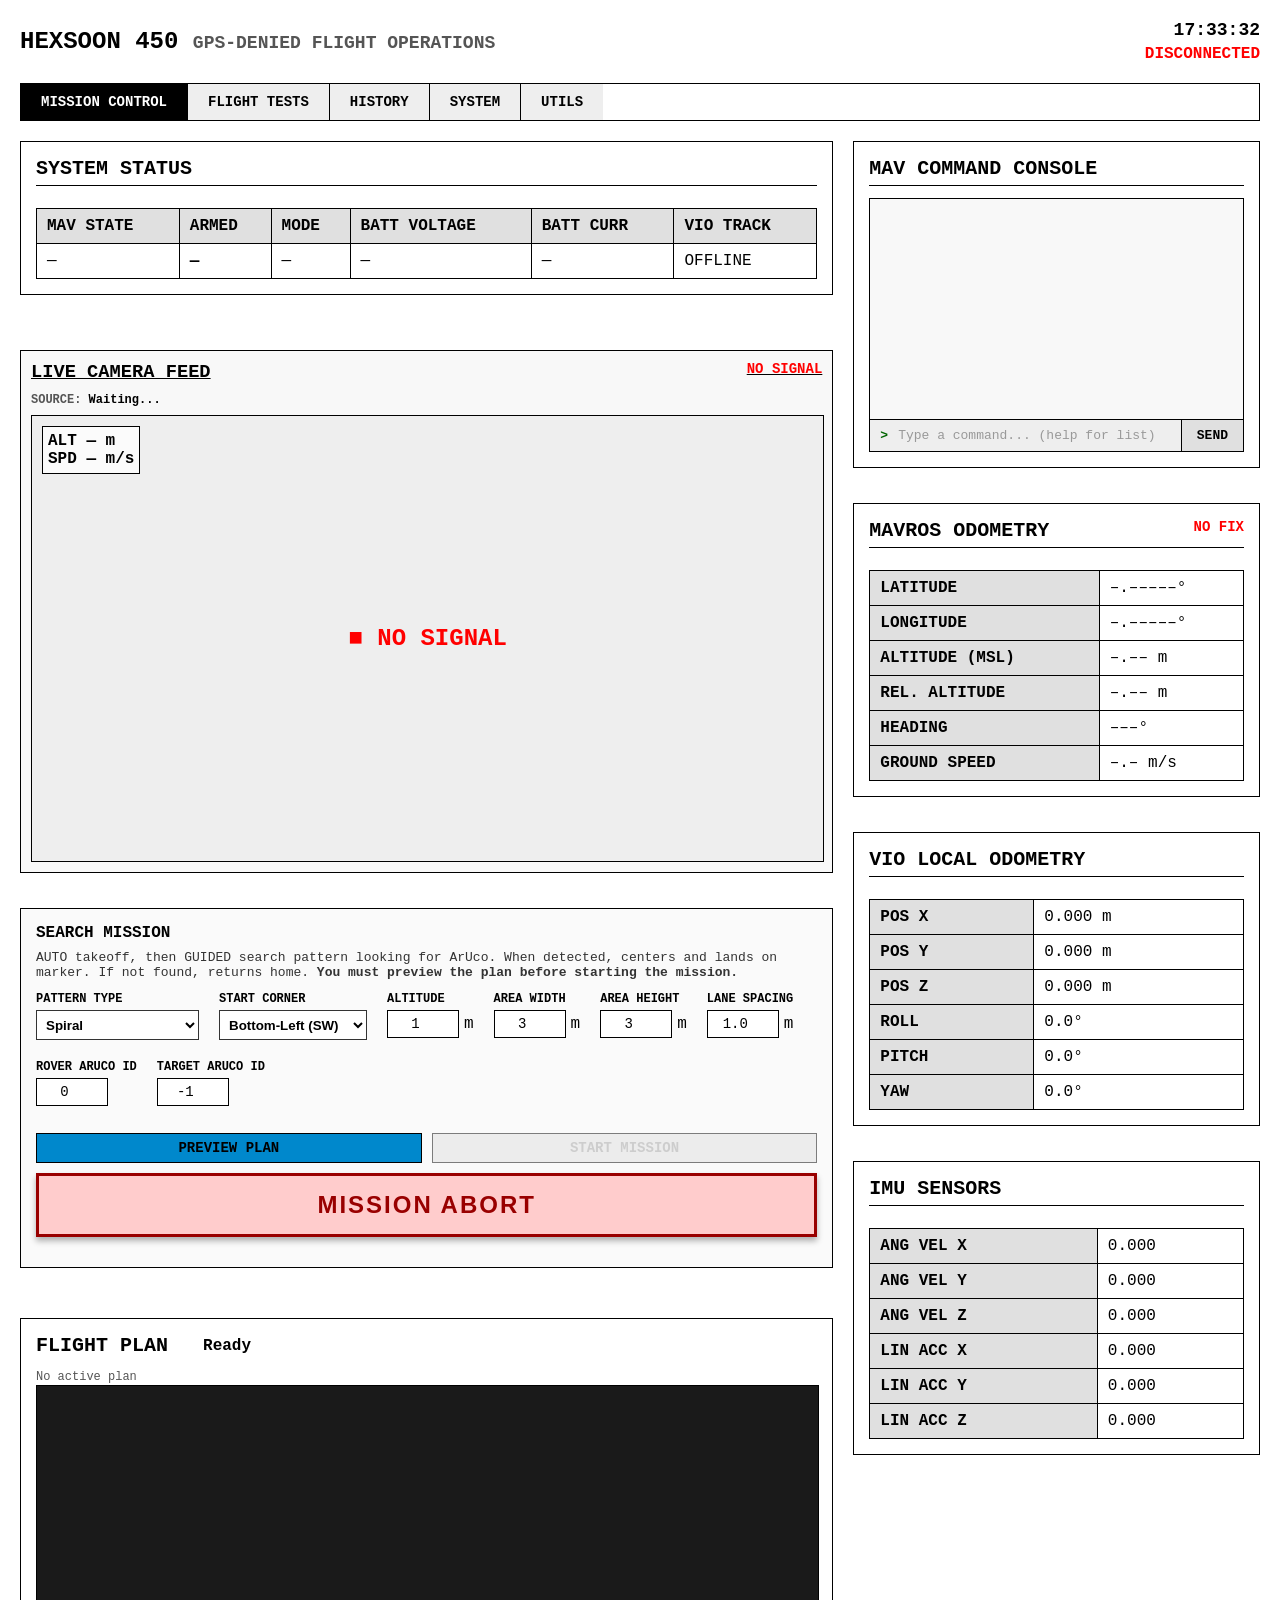
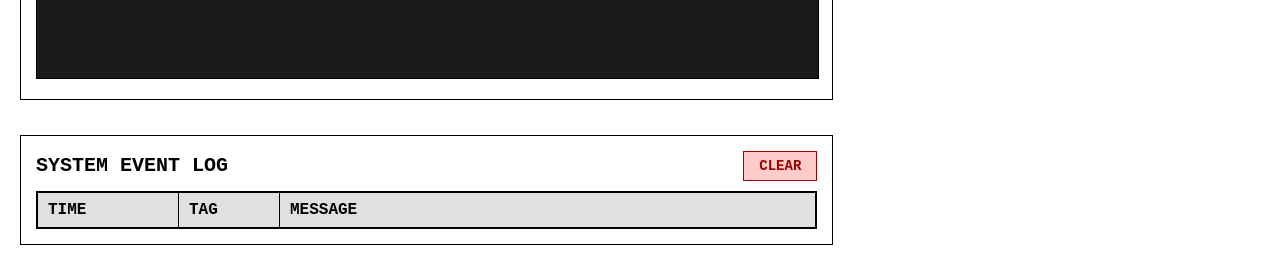
<file: hexsoon450-gps-denied/uav_dashboard/web/index.html>
<!DOCTYPE html>
<html lang="en">

<head>
    <meta charset="UTF-8">
    <meta name="viewport" content="width=device-width, initial-scale=1.0">
    <title>HEXSOON 450 — Dashboard</title>
    <link rel="stylesheet" href="style.css">
</head>

<body style="padding: 20px; max-width: 1400px; margin: 0 auto;">

    <div class="header-container">
        <h1>HEXSOON 450 <span style="font-size: 18px; color: #555;">GPS-DENIED FLIGHT OPERATIONS</span></h1>
        <div style="margin-left: auto; text-align: right;">
            <div id="sys-clock" style="font-size: 18px; font-weight: bold;">--:--:--</div>
            <div id="ros-status-pill" class="error" style="margin-top: 5px;">
                <span id="ros-status-text">DISCONNECTED</span>
            </div>
        </div>
    </div>

    <nav class="navbar">
        <a href="index.html" class="nav-link active">MISSION CONTROL</a>
        <a href="flight_tests.html" class="nav-link">FLIGHT TESTS</a>
        <a href="history.html" class="nav-link">HISTORY</a>
        <a href="system.html" class="nav-link">SYSTEM</a>
        <a href="utils.html" class="nav-link">UTILS</a>
    </nav>

    <div class="dashboard-grid">
        <div class="column-main">
            <div class="config-category">
                <h2>SYSTEM STATUS</h2>
                <div class="tables-container">
                    <div class="table-wrapper">
                        <table class="config-table">
                            <tr>
                                <th>MAV STATE</th>
                                <th>ARMED</th>
                                <th>MODE</th>
                                <th>BATT VOLTAGE</th>
                                <th>BATT CURR</th>
                                <th>VIO TRACK</th>
                            </tr>
                            <tr>
                                <td id="mav-state">—</td>
                                <td id="mav-armed" style="font-weight: bold;">—</td>
                                <td id="mav-mode">—</td>
                                <td id="mav-batt-v">—</td>
                                <td id="mav-batt-a">—</td>
                                <td id="vio-status">OFFLINE</td>
                            </tr>
                        </table>
                    </div>
                </div>
            </div>

            <div class="hardware-box">
                <h3 style="display: flex; justify-content: space-between;">
                    LIVE CAMERA FEED
                    <span id="stream-badge" class="error" style="font-size: 14px; text-decoration: none;">NO
                        SIGNAL</span>
                </h3>
                <div style="font-size: 12px; margin-bottom: 8px; font-weight: bold; color: #555;">
                    SOURCE: <span id="active-camera" style="color: #000;">Waiting...</span>
                </div>
                <div
                    style="position: relative; border: 1px solid #000; background: #eee; width: 100%; aspect-ratio: 16/9; display: flex; align-items: center; justify-content: center; overflow: hidden;">
                    <img id="camera-stream" alt="NO SIGNAL"
                        style="display: none; width: 100%; height: 100%; object-fit: contain;" />
                    <div id="video-overlay" style="text-align: center;">
                        <span class="error" style="font-size: 24px;">&#9632; NO SIGNAL</span>
                    </div>
                    <div
                        style="position: absolute; top: 10px; left: 10px; background: rgba(255,255,255,0.8); padding: 5px; border: 1px solid #000; font-weight: bold;">
                        <div id="hud-alt">ALT — m</div>
                        <div id="hud-spd">SPD — m/s</div>
                    </div>
                </div>
            </div>

            <div class="config-category test-card" style="margin-top: 15px;">
                <h3>SEARCH MISSION</h3>
                <p>AUTO takeoff, then GUIDED search pattern looking for ArUco. When detected, centers and lands on marker. If not found, returns home. <b>You must preview the plan before starting the mission.</b></p>
                <div class="ft-inputs">
                    <div class="ft-input-group">
                        <label>Pattern Type</label>
                        <select id="search-pattern" style="padding: 5px; background: #fff; color: #000; border: 1px solid #333; height: 30px; font-weight: bold;">
                            <option value="spiral">Spiral</option>
                            <option value="lawnmower">Lawnmower</option>
                            <option value="sar">SAR (Sector Search)</option>
                        </select>
                    </div>
                    <div class="ft-input-group">
                        <label>Start Corner</label>
                        <select id="search-corner" style="padding: 5px; background: #fff; color: #000; border: 1px solid #333; height: 30px; font-weight: bold;">
                            <option value="bl">Bottom-Left (SW)</option>
                            <option value="br">Bottom-Right (SE)</option>
                            <option value="tl">Top-Left (NW)</option>
                            <option value="tr">Top-Right (NE)</option>
                        </select>
                    </div>
                    <div class="ft-input-group">
                        <label>Altitude</label>
                        <div class="ft-input-row">
                            <input type="number" id="search-altitude" value="1" min="0.5" max="1" step="0.5" />
                            <span>m</span>
                        </div>
                    </div>
                    <div class="ft-input-group">
                        <label>Area Width</label>
                        <div class="ft-input-row">
                            <input type="number" id="search-area-w" value="3" min="1" max="20" step="0.5" />
                            <span>m</span>
                        </div>
                    </div>
                    <div class="ft-input-group">
                        <label>Area Height</label>
                        <div class="ft-input-row">
                            <input type="number" id="search-area-h" value="3" min="1" max="20" step="0.5" />
                            <span>m</span>
                        </div>
                    </div>
                    <div class="ft-input-group">
                        <label>Lane Spacing</label>
                        <div class="ft-input-row">
                            <input type="number" id="search-spacing" value="1.0" min="0.5" max="5.0" step="0.1" />
                            <span>m</span>
                        </div>
                    </div>
                    <div class="ft-input-group">
                        <label>Rover ArUco ID</label>
                        <div class="ft-input-row">
                            <input type="number" id="search-rover-id" value="0" min="0" max="1000" step="1" />
                        </div>
                    </div>
                    <div class="ft-input-group">
                        <label>Target ArUco ID</label>
                        <div class="ft-input-row">
                            <input type="number" id="search-target-id" value="-1" min="-1" max="1000" step="1" />
                        </div>
                    </div>
                </div>
                <div style="display: flex; gap: 10px; margin-top: 15px;">
                    <button class="edit-btn ft-run-btn" id="btn-preview-search" style="flex: 1; background-color: #0088cc;">PREVIEW PLAN</button>
                    <button class="edit-btn ft-run-btn" id="btn-start-search" style="flex: 1;" disabled>START MISSION</button>
                </div>
                <button style="margin-top: 10px;" class="big-red-btn" id="btn-test-abort">MISSION ABORT</button>
            </div>

            <div class="config-category" style="margin-top: 15px;">
                <div class="header-container" style="margin-bottom: 10px;">
                    <h2 style="margin: 0; border: none; padding-bottom: 0;">FLIGHT PLAN</h2>
                    <div id="flight-test-status" style="font-weight: bold; flex: 1; padding-left: 20px;">Ready</div>
                </div>
                <span id="plan-info" style="font-size: 12px; color: #555;">No active plan</span>
                <canvas id="plan-canvas" width="1340" height="500"
                    style="width: 100%; border: 1px solid #000; background: #1a1a1a;"></canvas>
            </div>

            <div class="config-category">
                <div class="header-container" style="margin-bottom: 0;">
                    <h2 style="margin: 0; border: none; padding-bottom: 0;">SYSTEM EVENT LOG</h2>
                    <button class="delete-btn" id="btn-clear-log">CLEAR</button>
                </div>
                <div class="tables-container">
                    <div class="table-wrapper" style="max-height: 250px; overflow-y: auto; border: 1px solid #000;">
                        <table class="config-table" id="event-log" style="margin-top: 0;">
                            <thead>
                                <tr>
                                    <th style="width: 120px;">TIME</th>
                                    <th style="width: 80px;">TAG</th>
                                    <th>MESSAGE</th>
                                </tr>
                            </thead>
                            <tbody id="log-body"></tbody>
                        </table>
                    </div>
                </div>
            </div>

        </div>

        <div class="column-side">
            <div class="config-category">
                <h2>MAV COMMAND CONSOLE</h2>
                <div class="console-box">
                    <div id="console-output" class="console-output"></div>
                    <div class="console-input-row">
                        <span class="console-prompt">&gt;</span>
                        <input type="text" id="console-input" class="console-input"
                            placeholder="Type a command... (help for list)" autocomplete="off" spellcheck="false" />
                        <button class="edit-btn" id="console-send">SEND</button>
                    </div>
                </div>
            </div>

            <div class="config-category">
                <h2 style="display: flex; justify-content: space-between;">
                    MAVROS ODOMETRY
                    <span id="gps-fix-badge" class="error" style="font-size: 14px;">NO FIX</span>
                </h2>
                <div class="tables-container">
                    <div class="table-wrapper">
                        <table class="config-table">
                            <tr>
                                <th>LATITUDE</th>
                                <td id="mav-lat">–.–––––°</td>
                            </tr>
                            <tr>
                                <th>LONGITUDE</th>
                                <td id="mav-lon">–.–––––°</td>
                            </tr>
                            <tr>
                                <th>ALTITUDE (MSL)</th>
                                <td id="mav-alt-msl">–.–– m</td>
                            </tr>
                            <tr>
                                <th>REL. ALTITUDE</th>
                                <td id="mav-alt-rel">–.–– m</td>
                            </tr>
                            <tr>
                                <th>HEADING</th>
                                <td id="mav-heading">–––°</td>
                            </tr>
                            <tr>
                                <th>GROUND SPEED</th>
                                <td id="mav-spd">–.– m/s</td>
                            </tr>
                        </table>
                    </div>
                </div>
            </div>

            <div class="config-category">
                <h2>VIO LOCAL ODOMETRY</h2>
                <div class="tables-container">
                    <div class="table-wrapper">
                        <table class="config-table">
                            <tr>
                                <th>POS X</th>
                                <td id="pos-x">0.000 m</td>
                            </tr>
                            <tr>
                                <th>POS Y</th>
                                <td id="pos-y">0.000 m</td>
                            </tr>
                            <tr>
                                <th>POS Z</th>
                                <td id="pos-z">0.000 m</td>
                            </tr>
                            <tr>
                                <th>ROLL</th>
                                <td id="ori-r">0.0°</td>
                            </tr>
                            <tr>
                                <th>PITCH</th>
                                <td id="ori-p">0.0°</td>
                            </tr>
                            <tr>
                                <th>YAW</th>
                                <td id="ori-y">0.0°</td>
                            </tr>
                        </table>
                    </div>
                </div>
            </div>

            <div class="config-category">
                <h2>IMU SENSORS</h2>
                <div class="tables-container">
                    <div class="table-wrapper">
                        <table class="config-table">
                            <tr>
                                <th>ANG VEL X</th>
                                <td id="imu-avx">0.000</td>
                            </tr>
                            <tr>
                                <th>ANG VEL Y</th>
                                <td id="imu-avy">0.000</td>
                            </tr>
                            <tr>
                                <th>ANG VEL Z</th>
                                <td id="imu-avz">0.000</td>
                            </tr>
                            <tr>
                                <th>LIN ACC X</th>
                                <td id="imu-lax">0.000</td>
                            </tr>
                            <tr>
                                <th>LIN ACC Y</th>
                                <td id="imu-lay">0.000</td>
                            </tr>
                            <tr>
                                <th>LIN ACC Z</th>
                                <td id="imu-laz">0.000</td>
                            </tr>
                        </table>
                    </div>
                </div>
            </div>

        </div>
    </div>

    <script src="app.js"></script>
</body>

</html>
</file>
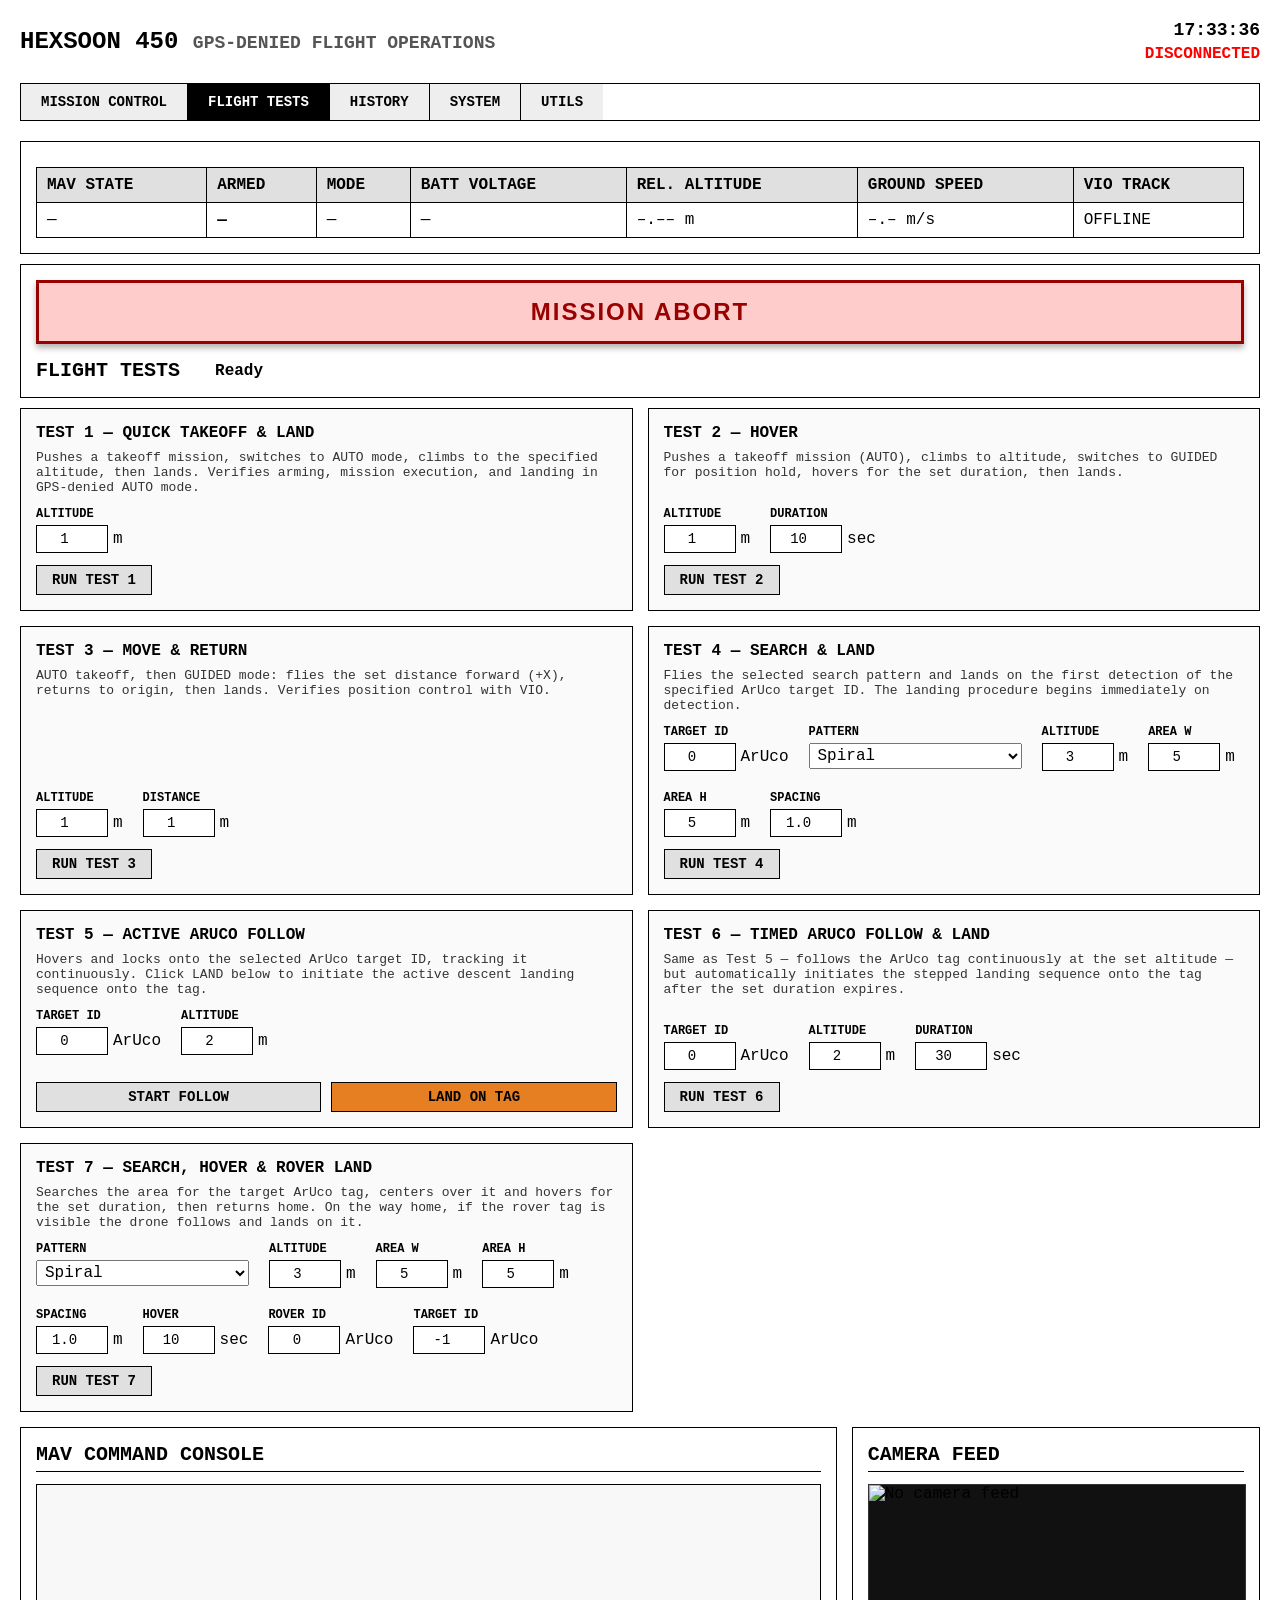
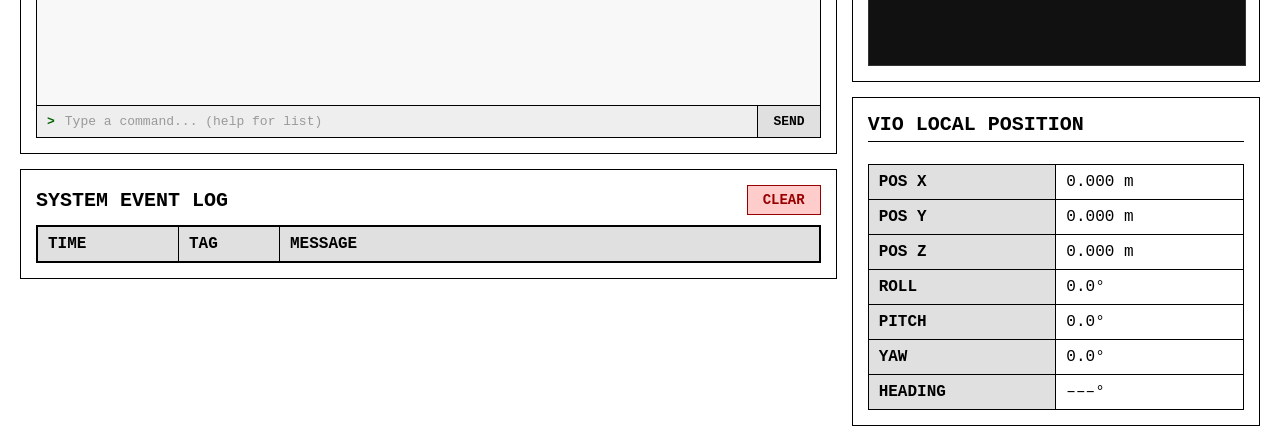
<file: hexsoon450-gps-denied/uav_dashboard/web/flight_tests.html>
<!DOCTYPE html>
<html lang="en">

<head>
    <meta charset="UTF-8">
    <meta name="viewport" content="width=device-width, initial-scale=1.0">
    <title>HEXSOON 450 — Flight Tests</title>
    <link rel="stylesheet" href="style.css">
</head>

<body style="padding: 20px; max-width: 1400px; margin: 0 auto;">

    <div class="header-container">
        <h1>HEXSOON 450 <span style="font-size: 18px; color: #555;">GPS-DENIED FLIGHT OPERATIONS</span></h1>
        <div style="margin-left: auto; text-align: right;">
            <div id="sys-clock" style="font-size: 18px; font-weight: bold;">--:--:--</div>
            <div id="ros-status-pill" class="error" style="margin-top: 5px;">
                <span id="ros-status-text">DISCONNECTED</span>
            </div>
        </div>
    </div>

    <nav class="navbar">
        <a href="index.html" class="nav-link">MISSION CONTROL</a>
        <a href="flight_tests.html" class="nav-link active">FLIGHT TESTS</a>
        <a href="history.html" class="nav-link">HISTORY</a>
        <a href="system.html" class="nav-link">SYSTEM</a>
        <a href="utils.html" class="nav-link">UTILS</a>
    </nav>

    <div class="config-category" style="margin-bottom: 10px;">
        <table class="config-table">
            <tr>
                <th>MAV STATE</th>
                <th>ARMED</th>
                <th>MODE</th>
                <th>BATT VOLTAGE</th>
                <th>REL. ALTITUDE</th>
                <th>GROUND SPEED</th>
                <th>VIO TRACK</th>
            </tr>
            <tr>
                <td id="mav-state">—</td>
                <td id="mav-armed" style="font-weight: bold;">—</td>
                <td id="mav-mode">—</td>
                <td id="mav-batt-v">—</td>
                <td id="mav-alt-rel">–.–– m</td>
                <td id="mav-spd">–.– m/s</td>
                <td id="vio-status">OFFLINE</td>
            </tr>
        </table>
    </div>

    <div class="config-category" style="margin-bottom: 10px;">
        <button class="big-red-btn" id="btn-test-abort">MISSION ABORT</button>
        <div class="header-container" style="margin-bottom: 0;">
            <h2 style="margin: 0; border: none; padding-bottom: 0;">FLIGHT TESTS</h2>
            <div id="flight-test-status" style="font-weight: bold; flex: 1; padding-left: 20px;">Ready</div>
        </div>
    </div>

    <div class="ft-test-grid">

        <div class="config-category test-card">
            <h3>TEST 1 — QUICK TAKEOFF &amp; LAND</h3>
            <p>Pushes a takeoff mission, switches to AUTO mode, climbs to the specified altitude, then lands. Verifies arming, mission execution, and landing in GPS-denied AUTO mode.</p>
            <div class="ft-inputs">
                <div class="ft-input-group">
                    <label>Altitude</label>
                    <div class="ft-input-row">
                        <input type="number" id="quick-altitude" value="1" min="0.5" max="1" step="0.5" />
                        <span>m</span>
                    </div>
                </div>
            </div>
            <button class="edit-btn ft-run-btn" id="btn-test-quick">RUN TEST 1</button>
        </div>

        <div class="config-category test-card">
            <h3>TEST 2 — HOVER</h3>
            <p>Pushes a takeoff mission (AUTO), climbs to altitude, switches to GUIDED for position hold, hovers for the set duration, then lands.</p>
            <div class="ft-inputs">
                <div class="ft-input-group">
                    <label>Altitude</label>
                    <div class="ft-input-row">
                        <input type="number" id="hover-altitude" value="1" min="0.5" max="1" step="0.5" />
                        <span>m</span>
                    </div>
                </div>
                <div class="ft-input-group">
                    <label>Duration</label>
                    <div class="ft-input-row">
                        <input type="number" id="hover-duration" value="10" min="1" max="120" />
                        <span>sec</span>
                    </div>
                </div>
            </div>
            <button class="edit-btn ft-run-btn" id="btn-test-hover">RUN TEST 2</button>
        </div>

        <div class="config-category test-card">
            <h3>TEST 3 — MOVE &amp; RETURN</h3>
            <p>AUTO takeoff, then GUIDED mode: flies the set distance forward (+X), returns to origin, then lands. Verifies position control with VIO.</p>
            <div class="ft-inputs">
                <div class="ft-input-group">
                    <label>Altitude</label>
                    <div class="ft-input-row">
                        <input type="number" id="move-altitude" value="1" min="0.5" max="1" step="0.5" />
                        <span>m</span>
                    </div>
                </div>
                <div class="ft-input-group">
                    <label>Distance</label>
                    <div class="ft-input-row">
                        <input type="number" id="move-distance" value="1" min="0.5" max="3" step="0.5" />
                        <span>m</span>
                    </div>
                </div>
            </div>
            <button class="edit-btn ft-run-btn" id="btn-test-move">RUN TEST 3</button>
        </div>

        <div class="config-category test-card">
            <h3>TEST 4 — SEARCH &amp; LAND</h3>
            <p>Flies the selected search pattern and lands on the first detection of the specified ArUco target ID. The landing procedure begins immediately on detection.</p>
            <div class="ft-inputs">
                <div class="ft-input-group">
                    <label>Target ID</label>
                    <div class="ft-input-row">
                        <input type="number" id="search-target-id" value="0" min="0" max="249" step="1" />
                        <span>ArUco</span>
                    </div>
                </div>
                <div class="ft-input-group">
                    <label>Pattern</label>
                    <div class="ft-input-row">
                        <select id="search-pattern" style="font-family: inherit; font-size: inherit; padding: 2px 4px;">
                            <option value="spiral">Spiral</option>
                            <option value="lawnmower">Lawnmower</option>
                            <option value="sar">SAR (Sector Search)</option>
                        </select>
                    </div>
                </div>
                <div class="ft-input-group">
                    <label>Altitude</label>
                    <div class="ft-input-row">
                        <input type="number" id="search-altitude" value="3" min="1" max="6" step="0.5" />
                        <span>m</span>
                    </div>
                </div>
                <div class="ft-input-group">
                    <label>Area W</label>
                    <div class="ft-input-row">
                        <input type="number" id="search-area-w" value="5" min="1" max="20" step="0.5" />
                        <span>m</span>
                    </div>
                </div>
                <div class="ft-input-group">
                    <label>Area H</label>
                    <div class="ft-input-row">
                        <input type="number" id="search-area-h" value="5" min="1" max="20" step="0.5" />
                        <span>m</span>
                    </div>
                </div>
                <div class="ft-input-group">
                    <label>Spacing</label>
                    <div class="ft-input-row">
                        <input type="number" id="search-spacing" value="1.0" min="0.5" max="5" step="0.5" />
                        <span>m</span>
                    </div>
                </div>
            </div>
            <button class="edit-btn ft-run-btn" id="btn-test-search">RUN TEST 4</button>
        </div>

        <div class="config-category test-card">
            <h3>TEST 5 — ACTIVE ARUCO FOLLOW</h3>
            <p>Hovers and locks onto the selected ArUco target ID, tracking it continuously. Click LAND below to initiate the active descent landing sequence onto the tag.</p>
            <div class="ft-inputs">
                <div class="ft-input-group">
                    <label>Target ID</label>
                    <div class="ft-input-row">
                        <input type="number" id="follow-target-id" value="0" min="0" max="249" step="1" />
                        <span>ArUco</span>
                    </div>
                </div>
                <div class="ft-input-group">
                    <label>Altitude</label>
                    <div class="ft-input-row">
                        <input type="number" id="follow-altitude" value="2" min="1" max="6" step="0.5" />
                        <span>m</span>
                    </div>
                </div>
            </div>
            <div style="display: flex; gap: 10px; margin-top: 15px;">
                <button class="edit-btn ft-run-btn" style="flex: 1;" id="btn-test-follow">START FOLLOW</button>
                <button class="edit-btn ft-run-btn" style="flex: 1; background-color: #e67e22;" id="btn-test-land">LAND ON TAG</button>
            </div>
        </div>

        <div class="config-category test-card">
            <h3>TEST 6 — TIMED ARUCO FOLLOW &amp; LAND</h3>
            <p>Same as Test 5 — follows the ArUco tag continuously at the set altitude — but automatically initiates the stepped landing sequence onto the tag after the set duration expires.</p>
            <div class="ft-inputs">
                <div class="ft-input-group">
                    <label>Target ID</label>
                    <div class="ft-input-row">
                        <input type="number" id="follow-timed-target-id" value="0" min="0" max="249" step="1" />
                        <span>ArUco</span>
                    </div>
                </div>
                <div class="ft-input-group">
                    <label>Altitude</label>
                    <div class="ft-input-row">
                        <input type="number" id="follow-timed-altitude" value="2" min="1" max="6" step="0.5" />
                        <span>m</span>
                    </div>
                </div>
                <div class="ft-input-group">
                    <label>Duration</label>
                    <div class="ft-input-row">
                        <input type="number" id="follow-timed-duration" value="30" min="5" max="300" step="5" />
                        <span>sec</span>
                    </div>
                </div>
            </div>
            <button class="edit-btn ft-run-btn" id="btn-test-follow-timed">RUN TEST 6</button>
        </div>

        <div class="config-category test-card">
            <h3>TEST 7 — SEARCH, HOVER &amp; ROVER LAND</h3>
            <p>Searches the area for the target ArUco tag, centers over it and hovers for the set duration, then returns home. On the way home, if the rover tag is visible the drone follows and lands on it.</p>
            <div class="ft-inputs">
                <div class="ft-input-group">
                    <label>Pattern</label>
                    <div class="ft-input-row">
                        <select id="search-hover-pattern" style="font-family: inherit; font-size: inherit; padding: 2px 4px;">
                            <option value="spiral">Spiral</option>
                            <option value="lawnmower">Lawnmower</option>
                            <option value="sar">SAR (Sector Search)</option>
                        </select>
                    </div>
                </div>
                <div class="ft-input-group">
                    <label>Altitude</label>
                    <div class="ft-input-row">
                        <input type="number" id="search-hover-altitude" value="3" min="1" max="6" step="0.5" />
                        <span>m</span>
                    </div>
                </div>
                <div class="ft-input-group">
                    <label>Area W</label>
                    <div class="ft-input-row">
                        <input type="number" id="search-hover-area-w" value="5" min="1" max="20" step="0.5" />
                        <span>m</span>
                    </div>
                </div>
                <div class="ft-input-group">
                    <label>Area H</label>
                    <div class="ft-input-row">
                        <input type="number" id="search-hover-area-h" value="5" min="1" max="20" step="0.5" />
                        <span>m</span>
                    </div>
                </div>
                <div class="ft-input-group">
                    <label>Spacing</label>
                    <div class="ft-input-row">
                        <input type="number" id="search-hover-spacing" value="1.0" min="0.5" max="5" step="0.5" />
                        <span>m</span>
                    </div>
                </div>
                <div class="ft-input-group">
                    <label>Hover</label>
                    <div class="ft-input-row">
                        <input type="number" id="search-hover-duration" value="10" min="1" max="120" step="1" />
                        <span>sec</span>
                    </div>
                </div>
                <div class="ft-input-group">
                    <label>Rover ID</label>
                    <div class="ft-input-row">
                        <input type="number" id="search-hover-rover-id" value="0" min="0" max="249" step="1" />
                        <span>ArUco</span>
                    </div>
                </div>
                <div class="ft-input-group">
                    <label>Target ID</label>
                    <div class="ft-input-row">
                        <input type="number" id="search-hover-target-id" value="-1" min="-1" max="249" step="1" />
                        <span>ArUco</span>
                    </div>
                </div>
            </div>
            <button class="edit-btn ft-run-btn" id="btn-test-search-hover">RUN TEST 7</button>
        </div>

    </div>

    <div class="ft-bottom-grid">

        <div class="ft-bottom-left">
            <div class="config-category">
                <h2>MAV COMMAND CONSOLE</h2>
                <div class="console-box">
                    <div id="console-output" class="console-output"></div>
                    <div class="console-input-row">
                        <span class="console-prompt">&gt;</span>
                        <input type="text" id="console-input" class="console-input"
                            placeholder="Type a command... (help for list)" autocomplete="off" spellcheck="false" />
                        <button class="edit-btn" id="console-send">SEND</button>
                    </div>
                </div>
            </div>

            <div class="config-category">
                <div class="header-container" style="margin-bottom: 0;">
                    <h2 style="margin: 0; border: none; padding-bottom: 0;">SYSTEM EVENT LOG</h2>
                    <button class="delete-btn" id="btn-clear-log">CLEAR</button>
                </div>
                <div class="tables-container">
                    <div class="table-wrapper" style="max-height: 300px; overflow-y: auto; border: 1px solid #000;">
                        <table class="config-table" id="event-log" style="margin-top: 0;">
                            <thead>
                                <tr>
                                    <th style="width: 120px;">TIME</th>
                                    <th style="width: 80px;">TAG</th>
                                    <th>MESSAGE</th>
                                </tr>
                            </thead>
                            <tbody id="log-body"></tbody>
                        </table>
                    </div>
                </div>
            </div>
        </div>

        <div class="ft-bottom-right">
            <div class="config-category">
                <h2>CAMERA FEED</h2>
                <img id="camera-feed"
                    style="width:100%;border:1px solid #333;background:#111;display:block;min-height:180px;"
                    alt="No camera feed" />
            </div>

            <div class="config-category">
                <h2>VIO LOCAL POSITION</h2>
                <div class="tables-container">
                    <div class="table-wrapper">
                        <table class="config-table">
                            <tr>
                                <th>POS X</th>
                                <td id="pos-x">0.000 m</td>
                            </tr>
                            <tr>
                                <th>POS Y</th>
                                <td id="pos-y">0.000 m</td>
                            </tr>
                            <tr>
                                <th>POS Z</th>
                                <td id="pos-z">0.000 m</td>
                            </tr>
                            <tr>
                                <th>ROLL</th>
                                <td id="ori-r">0.0°</td>
                            </tr>
                            <tr>
                                <th>PITCH</th>
                                <td id="ori-p">0.0°</td>
                            </tr>
                            <tr>
                                <th>YAW</th>
                                <td id="ori-y">0.0°</td>
                            </tr>
                            <tr>
                                <th>HEADING</th>
                                <td id="mav-heading">–––°</td>
                            </tr>
                        </table>
                    </div>
                </div>
            </div>

        </div>

    </div>

    <script src="flight_tests.js"></script>
</body>

</html>
</file>
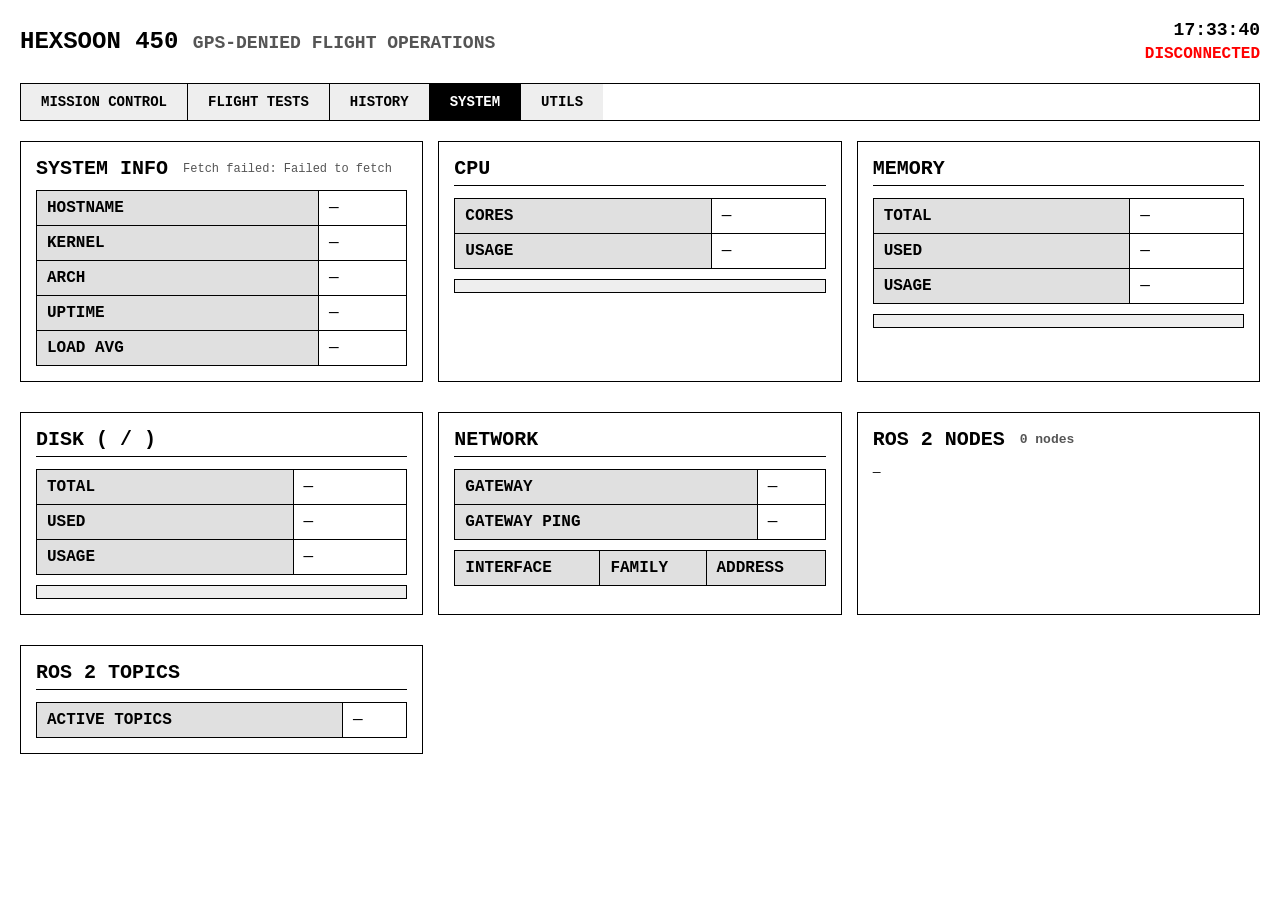
<file: hexsoon450-gps-denied/uav_dashboard/web/system.html>
<!DOCTYPE html>
<html lang="en">

<head>
    <meta charset="UTF-8">
    <meta name="viewport" content="width=device-width, initial-scale=1.0">
    <title>HEXSOON 450 — System</title>
    <link rel="stylesheet" href="style.css">
</head>

<body style="padding: 20px; max-width: 1400px; margin: 0 auto;">

    <div class="header-container">
        <h1>HEXSOON 450 <span style="font-size: 18px; color: #555;">GPS-DENIED FLIGHT OPERATIONS</span></h1>
        <div style="margin-left: auto; text-align: right;">
            <div id="sys-clock" style="font-size: 18px; font-weight: bold;">--:--:--</div>
            <div id="ros-status-pill" class="error" style="margin-top: 5px;">
                <span id="ros-status-text">DISCONNECTED</span>
            </div>
        </div>
    </div>

    <nav class="navbar">
        <a href="index.html" class="nav-link">MISSION CONTROL</a>
        <a href="flight_tests.html" class="nav-link">FLIGHT TESTS</a>
        <a href="history.html" class="nav-link">HISTORY</a>
        <a href="system.html" class="nav-link active">SYSTEM</a>
        <a href="utils.html" class="nav-link">UTILS</a>
    </nav>

    <div class="sys-grid">

        <div class="config-category">
            <div class="header-container" style="margin-bottom: 10px;">
                <h2 style="margin: 0; border: none; padding-bottom: 0;">SYSTEM INFO</h2>
                <span id="last-update" style="font-size: 12px; color: #555;">Never updated</span>
            </div>
            <table class="config-table">
                <tr>
                    <th>HOSTNAME</th>
                    <td id="s-hostname">—</td>
                </tr>
                <tr>
                    <th>KERNEL</th>
                    <td id="s-kernel">—</td>
                </tr>
                <tr>
                    <th>ARCH</th>
                    <td id="s-arch">—</td>
                </tr>
                <tr>
                    <th>UPTIME</th>
                    <td id="s-uptime">—</td>
                </tr>
                <tr>
                    <th>LOAD AVG</th>
                    <td id="s-load">—</td>
                </tr>
            </table>
        </div>

        <div class="config-category">
            <h2>CPU</h2>
            <table class="config-table">
                <tr>
                    <th>CORES</th>
                    <td id="s-cpu-cores">—</td>
                </tr>
                <tr>
                    <th>USAGE</th>
                    <td id="s-cpu-pct">—</td>
                </tr>
            </table>
            <div class="sys-bar-wrap">
                <div id="bar-cpu" class="sys-bar"></div>
            </div>
        </div>

        <div class="config-category">
            <h2>MEMORY</h2>
            <table class="config-table">
                <tr>
                    <th>TOTAL</th>
                    <td id="s-ram-total">—</td>
                </tr>
                <tr>
                    <th>USED</th>
                    <td id="s-ram-used">—</td>
                </tr>
                <tr>
                    <th>USAGE</th>
                    <td id="s-ram-pct">—</td>
                </tr>
            </table>
            <div class="sys-bar-wrap">
                <div id="bar-ram" class="sys-bar"></div>
            </div>
        </div>

        <div class="config-category">
            <h2>DISK ( / )</h2>
            <table class="config-table">
                <tr>
                    <th>TOTAL</th>
                    <td id="s-disk-total">—</td>
                </tr>
                <tr>
                    <th>USED</th>
                    <td id="s-disk-used">—</td>
                </tr>
                <tr>
                    <th>USAGE</th>
                    <td id="s-disk-pct">—</td>
                </tr>
            </table>
            <div class="sys-bar-wrap">
                <div id="bar-disk" class="sys-bar"></div>
            </div>
        </div>

        <div class="config-category">
            <h2>NETWORK</h2>
            <table class="config-table">
                <tr>
                    <th>GATEWAY</th>
                    <td id="s-gateway">—</td>
                </tr>
                <tr>
                    <th>GATEWAY PING</th>
                    <td id="s-internet">—</td>
                </tr>
            </table>
            <table class="config-table" id="iface-table" style="margin-top: 10px;">
                <thead>
                    <tr>
                        <th>INTERFACE</th>
                        <th>FAMILY</th>
                        <th>ADDRESS</th>
                    </tr>
                </thead>
                <tbody id="iface-body"></tbody>
            </table>
        </div>

        <div class="config-category">
            <div class="header-container" style="margin-bottom: 10px;">
                <h2 style="margin: 0; border: none; padding-bottom: 0;">ROS 2 NODES</h2>
                <span id="s-node-count" style="font-size: 13px; font-weight: bold; color: #555;">0 nodes</span>
            </div>
            <div id="ros-nodes-list" style="font-size: 13px; line-height: 1.8;">—</div>
        </div>

        <div class="config-category">
            <h2>ROS 2 TOPICS</h2>
            <table class="config-table">
                <tr>
                    <th>ACTIVE TOPICS</th>
                    <td id="s-topic-count">—</td>
                </tr>
            </table>
        </div>

    </div>

    <script src="system.js"></script>
</body>

</html>
</file>
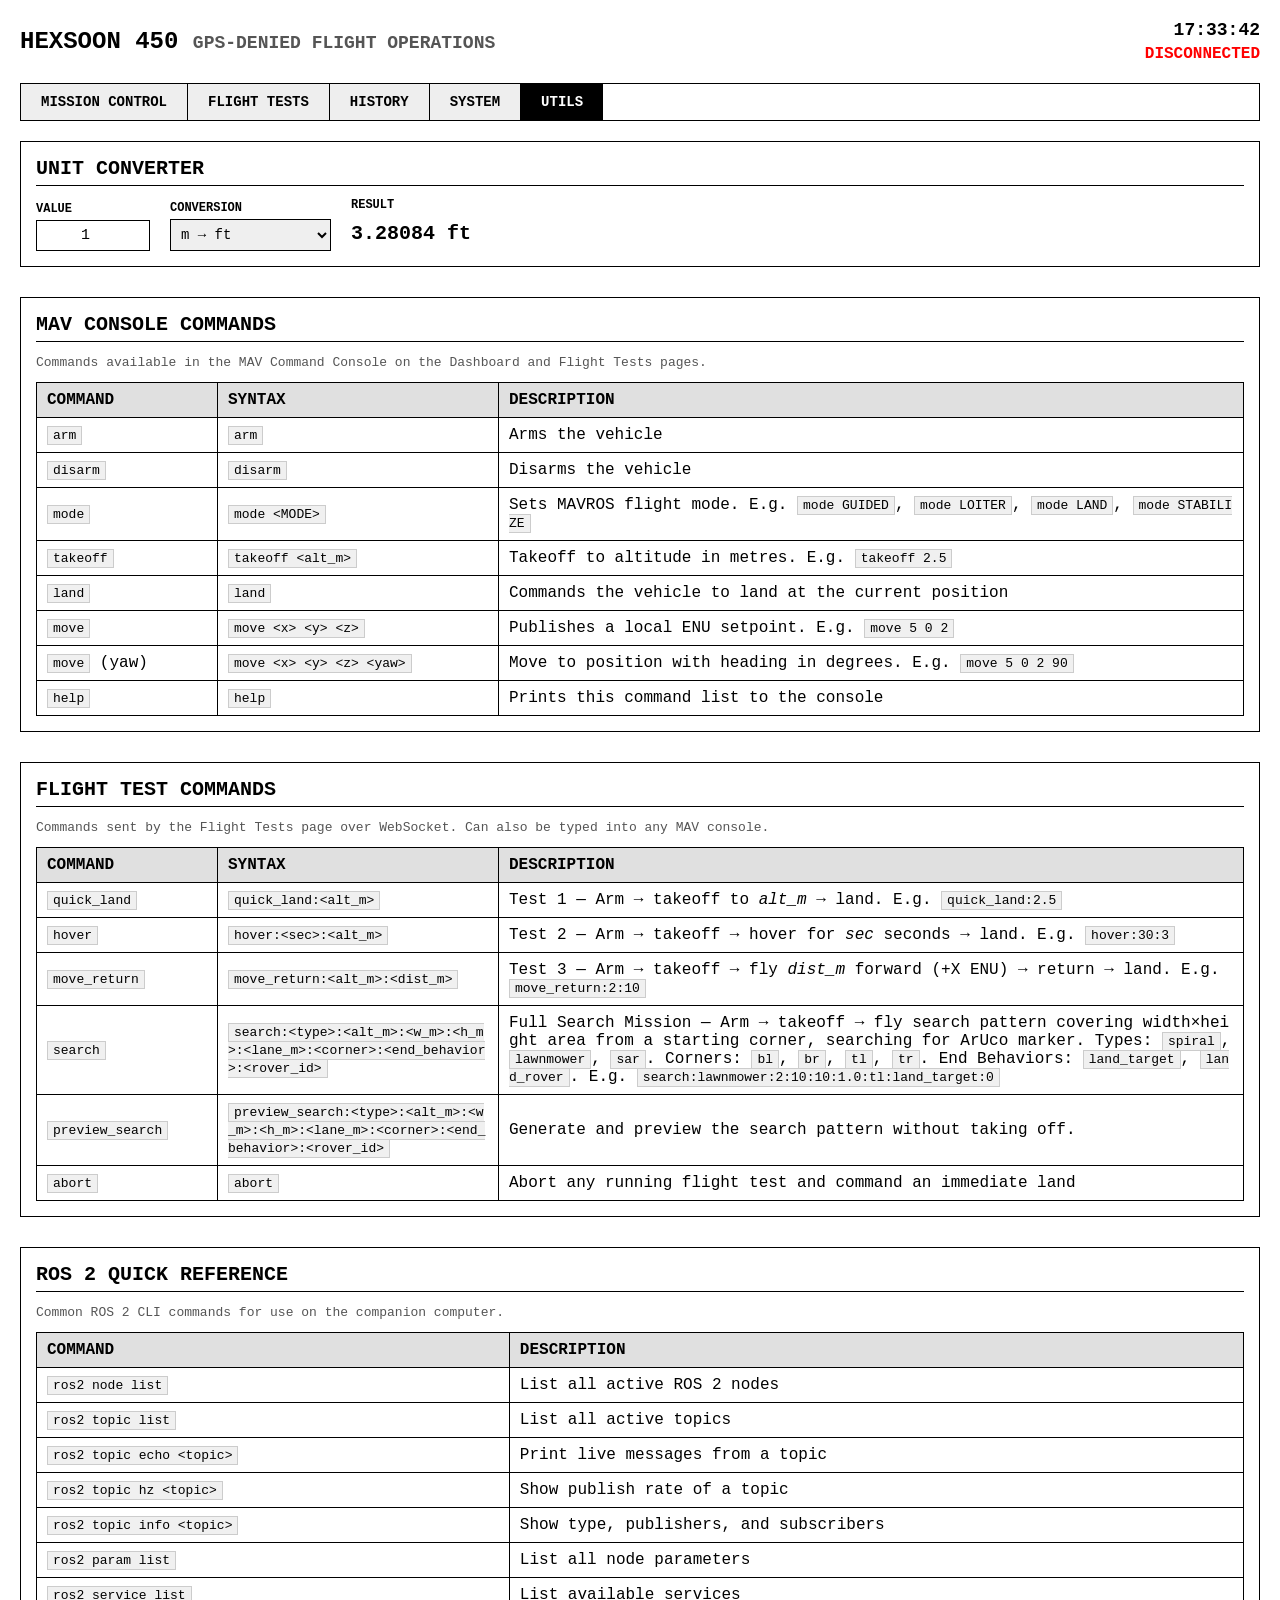
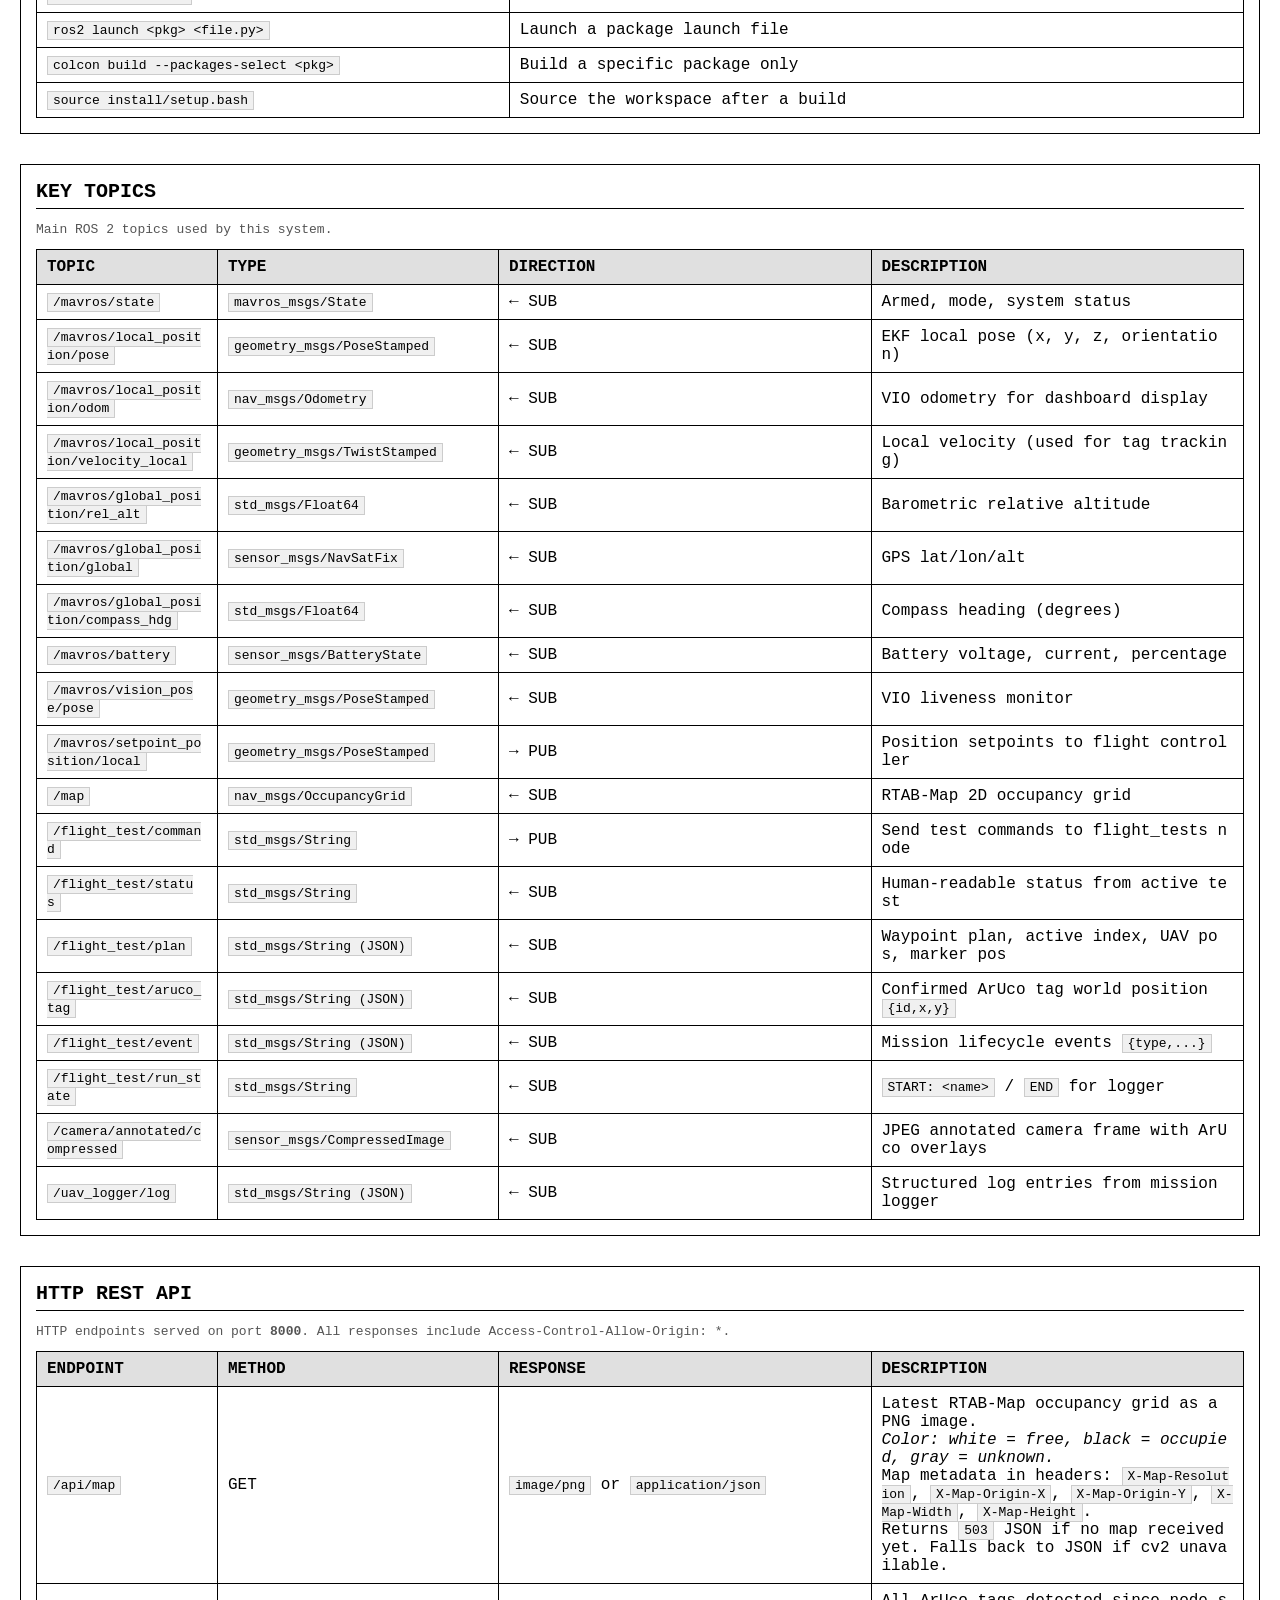
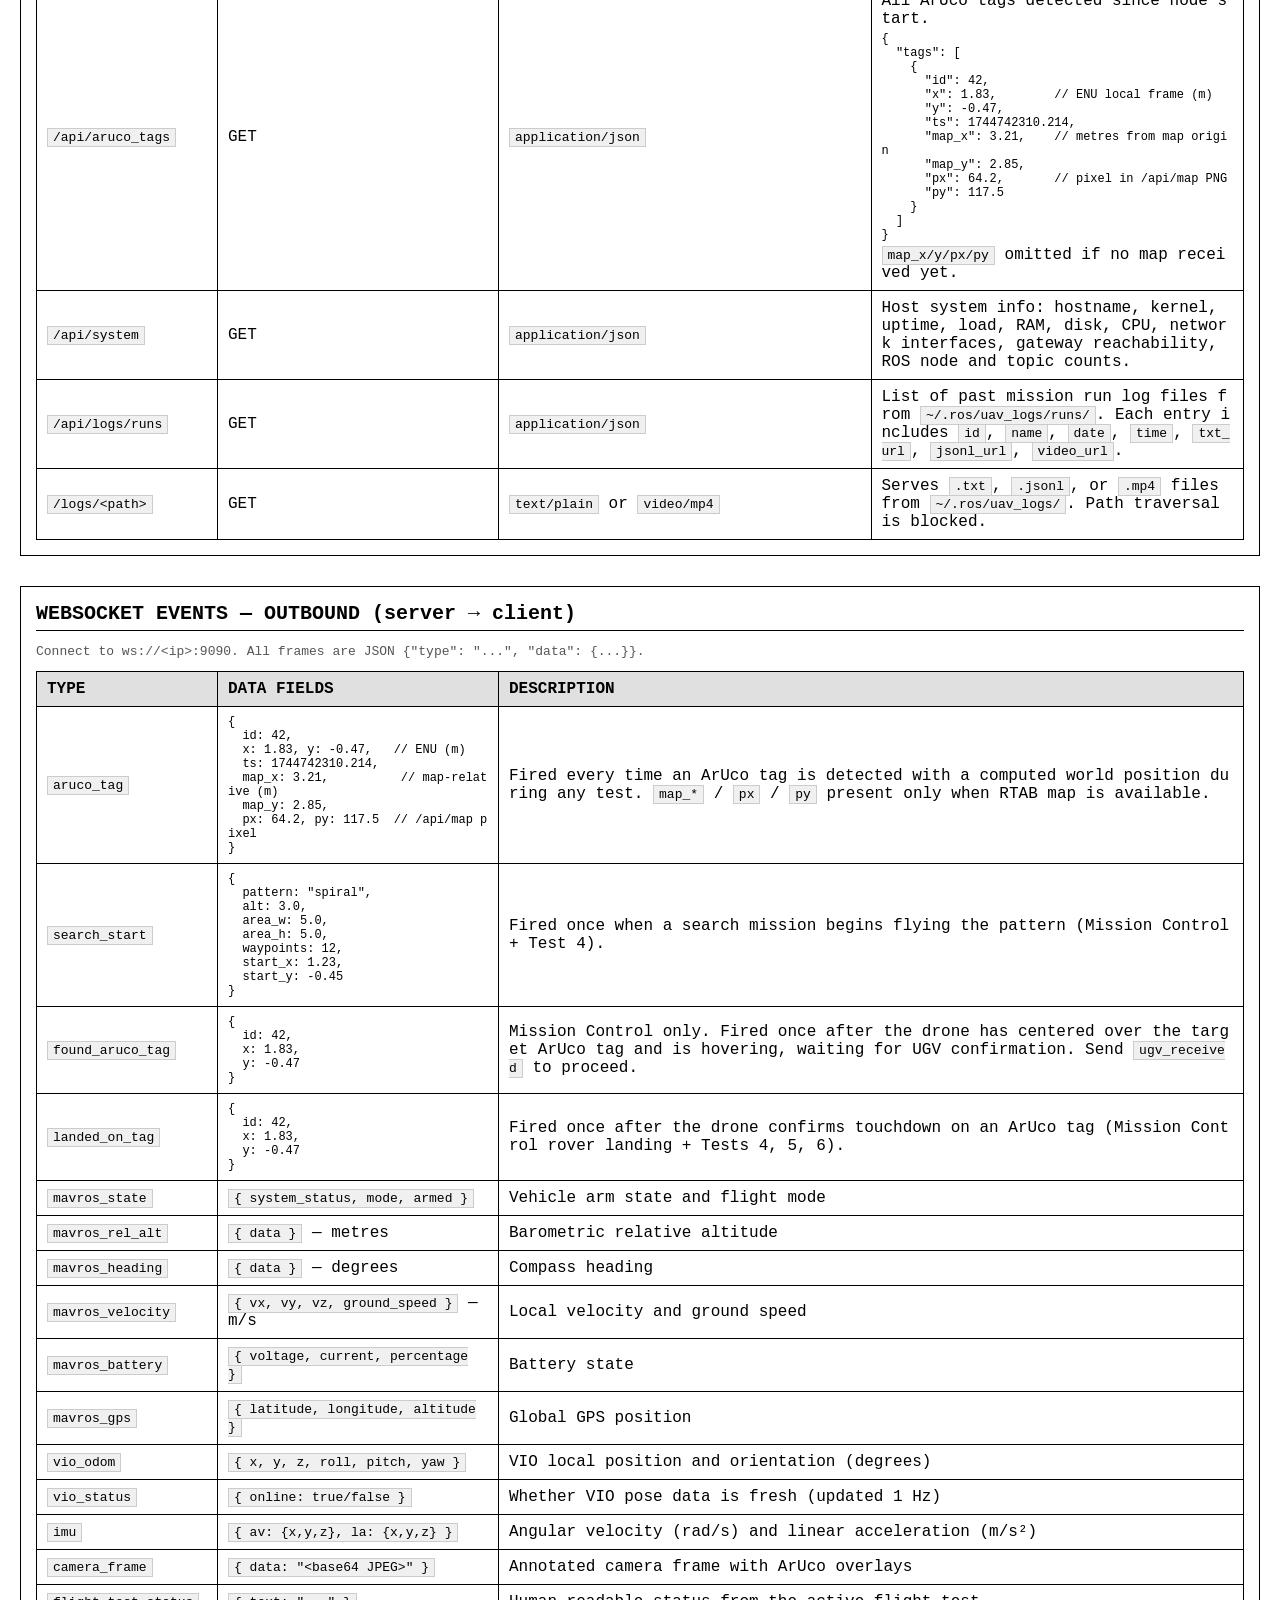
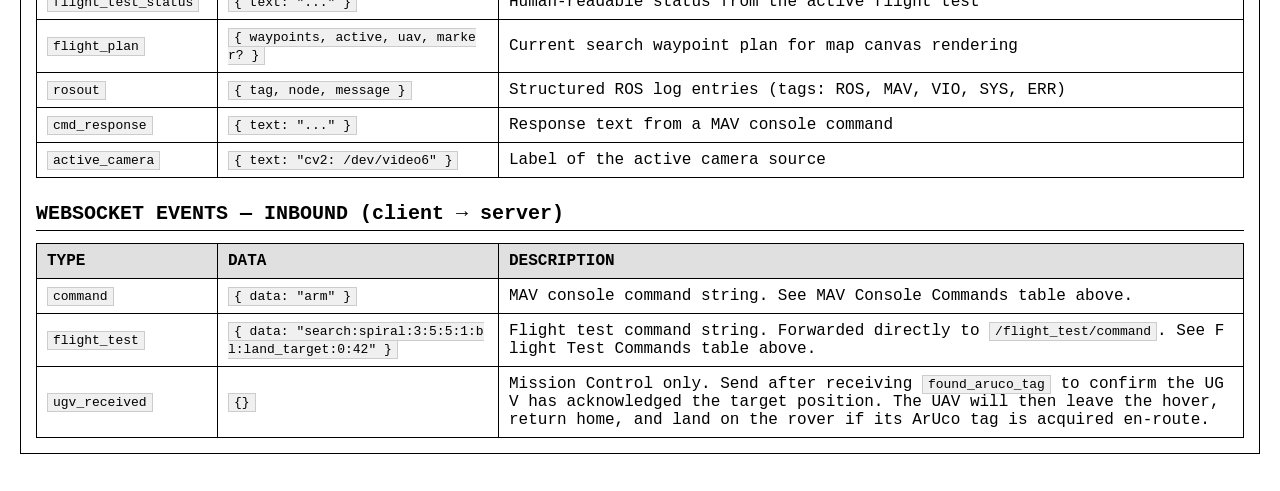
<file: hexsoon450-gps-denied/uav_dashboard/web/utils.html>
<!DOCTYPE html>
<html lang="en">

<head>
    <meta charset="UTF-8">
    <meta name="viewport" content="width=device-width, initial-scale=1.0">
    <title>HEXSOON 450 — Utils</title>
    <link rel="stylesheet" href="style.css">
</head>

<body style="padding: 20px; max-width: 1400px; margin: 0 auto;">

    <div class="header-container">
        <h1>HEXSOON 450 <span style="font-size: 18px; color: #555;">GPS-DENIED FLIGHT OPERATIONS</span></h1>
        <div style="margin-left: auto; text-align: right;">
            <div id="sys-clock" style="font-size: 18px; font-weight: bold;">--:--:--</div>
            <div id="ros-status-pill" class="error" style="margin-top: 5px;">
                <span id="ros-status-text">DISCONNECTED</span>
            </div>
        </div>
    </div>

    <nav class="navbar">
        <a href="index.html" class="nav-link">MISSION CONTROL</a>
        <a href="flight_tests.html" class="nav-link">FLIGHT TESTS</a>
        <a href="history.html" class="nav-link">HISTORY</a>
        <a href="system.html" class="nav-link">SYSTEM</a>
        <a href="utils.html" class="nav-link active">UTILS</a>
    </nav>

    <div class="utils-grid">

        <div class="config-category">
            <h2>UNIT CONVERTER</h2>
            <div class="utils-converter">
                <div class="ft-input-group">
                    <label>Value</label>
                    <input type="number" id="conv-input" value="1" step="any"
                        style="width: 100px; padding: 6px; border: 1px solid #000; font-family: inherit; font-size: 15px; text-align: center;" />
                </div>
                <div class="ft-input-group">
                    <label>Conversion</label>
                    <select id="conv-type" style="padding: 6px; border: 1px solid #000; font-family: inherit; font-size: 14px;">
                        <optgroup label="Distance">
                            <option value="m_ft">m → ft</option>
                            <option value="ft_m">ft → m</option>
                            <option value="m_km">m → km</option>
                            <option value="km_m">km → m</option>
                            <option value="m_mi">m → miles</option>
                            <option value="mi_m">miles → m</option>
                        </optgroup>
                        <optgroup label="Speed">
                            <option value="ms_kn">m/s → knots</option>
                            <option value="kn_ms">knots → m/s</option>
                            <option value="ms_mph">m/s → mph</option>
                            <option value="mph_ms">mph → m/s</option>
                            <option value="ms_kmh">m/s → km/h</option>
                            <option value="kmh_ms">km/h → m/s</option>
                        </optgroup>
                        <optgroup label="Angle">
                            <option value="deg_rad">deg → rad</option>
                            <option value="rad_deg">rad → deg</option>
                        </optgroup>
                        <optgroup label="Temperature">
                            <option value="c_f">°C → °F</option>
                            <option value="f_c">°F → °C</option>
                            <option value="c_k">°C → K</option>
                            <option value="k_c">K → °C</option>
                        </optgroup>
                        <optgroup label="Pressure">
                            <option value="pa_hpa">Pa → hPa</option>
                            <option value="hpa_pa">hPa → Pa</option>
                            <option value="pa_psi">Pa → psi</option>
                            <option value="psi_pa">psi → Pa</option>
                        </optgroup>
                        <optgroup label="Weight">
                            <option value="kg_lb">kg → lb</option>
                            <option value="lb_kg">lb → kg</option>
                            <option value="g_oz">g → oz</option>
                            <option value="oz_g">oz → g</option>
                        </optgroup>
                    </select>
                </div>
                <div class="ft-input-group">
                    <label>Result</label>
                    <div id="conv-result"
                        style="font-size: 20px; font-weight: bold; padding: 6px 0; min-width: 140px;">—</div>
                </div>
            </div>
        </div>

        <div class="config-category utils-cmd-card">
            <h2>MAV CONSOLE COMMANDS</h2>
            <p style="font-size: 13px; color: #555; margin-bottom: 12px;">
                Commands available in the MAV Command Console on the Dashboard and Flight Tests pages.
            </p>
            <table class="config-table utils-cmd-table">
                <thead>
                    <tr>
                        <th>COMMAND</th>
                        <th>SYNTAX</th>
                        <th>DESCRIPTION</th>
                    </tr>
                </thead>
                <tbody>
                    <tr>
                        <td><code>arm</code></td>
                        <td><code>arm</code></td>
                        <td>Arms the vehicle</td>
                    </tr>
                    <tr>
                        <td><code>disarm</code></td>
                        <td><code>disarm</code></td>
                        <td>Disarms the vehicle</td>
                    </tr>
                    <tr>
                        <td><code>mode</code></td>
                        <td><code>mode &lt;MODE&gt;</code></td>
                        <td>Sets MAVROS flight mode. E.g. <code>mode GUIDED</code>, <code>mode LOITER</code>, <code>mode LAND</code>, <code>mode STABILIZE</code></td>
                    </tr>
                    <tr>
                        <td><code>takeoff</code></td>
                        <td><code>takeoff &lt;alt_m&gt;</code></td>
                        <td>Takeoff to altitude in metres. E.g. <code>takeoff 2.5</code></td>
                    </tr>
                    <tr>
                        <td><code>land</code></td>
                        <td><code>land</code></td>
                        <td>Commands the vehicle to land at the current position</td>
                    </tr>
                    <tr>
                        <td><code>move</code></td>
                        <td><code>move &lt;x&gt; &lt;y&gt; &lt;z&gt;</code></td>
                        <td>Publishes a local ENU setpoint. E.g. <code>move 5 0 2</code></td>
                    </tr>
                    <tr>
                        <td><code>move</code> (yaw)</td>
                        <td><code>move &lt;x&gt; &lt;y&gt; &lt;z&gt; &lt;yaw&gt;</code></td>
                        <td>Move to position with heading in degrees. E.g. <code>move 5 0 2 90</code></td>
                    </tr>
                    <tr>
                        <td><code>help</code></td>
                        <td><code>help</code></td>
                        <td>Prints this command list to the console</td>
                    </tr>
                </tbody>
            </table>
        </div>

        <div class="config-category utils-cmd-card">
            <h2>FLIGHT TEST COMMANDS</h2>
            <p style="font-size: 13px; color: #555; margin-bottom: 12px;">
                Commands sent by the Flight Tests page over WebSocket. Can also be typed into any MAV console.
            </p>
            <table class="config-table utils-cmd-table">
                <thead>
                    <tr>
                        <th>COMMAND</th>
                        <th>SYNTAX</th>
                        <th>DESCRIPTION</th>
                    </tr>
                </thead>
                <tbody>
                    <tr>
                        <td><code>quick_land</code></td>
                        <td><code>quick_land:&lt;alt_m&gt;</code></td>
                        <td>Test 1 — Arm → takeoff to <em>alt_m</em> → land. E.g. <code>quick_land:2.5</code></td>
                    </tr>
                    <tr>
                        <td><code>hover</code></td>
                        <td><code>hover:&lt;sec&gt;:&lt;alt_m&gt;</code></td>
                        <td>Test 2 — Arm → takeoff → hover for <em>sec</em> seconds → land. E.g. <code>hover:30:3</code></td>
                    </tr>
                    <tr>
                        <td><code>move_return</code></td>
                        <td><code>move_return:&lt;alt_m&gt;:&lt;dist_m&gt;</code></td>
                        <td>Test 3 — Arm → takeoff → fly <em>dist_m</em> forward (+X ENU) → return → land. E.g. <code>move_return:2:10</code></td>
                    </tr>
                    <tr>
                        <td><code>search</code></td>
                        <td><code>search:&lt;type&gt;:&lt;alt_m&gt;:&lt;w_m&gt;:&lt;h_m&gt;:&lt;lane_m&gt;:&lt;corner&gt;:&lt;end_behavior&gt;:&lt;rover_id&gt;</code></td>
                        <td>Full Search Mission — Arm → takeoff → fly search pattern covering width×height area from a starting corner, searching for ArUco marker. Types: <code>spiral</code>, <code>lawnmower</code>, <code>sar</code>. Corners: <code>bl</code>, <code>br</code>, <code>tl</code>, <code>tr</code>. End Behaviors: <code>land_target</code>, <code>land_rover</code>. E.g. <code>search:lawnmower:2:10:10:1.0:tl:land_target:0</code></td>
                    </tr>
                    <tr>
                        <td><code>preview_search</code></td>
                        <td><code>preview_search:&lt;type&gt;:&lt;alt_m&gt;:&lt;w_m&gt;:&lt;h_m&gt;:&lt;lane_m&gt;:&lt;corner&gt;:&lt;end_behavior&gt;:&lt;rover_id&gt;</code></td>
                        <td>Generate and preview the search pattern without taking off.</td>
                    </tr>
                    <tr>
                        <td><code>abort</code></td>
                        <td><code>abort</code></td>
                        <td>Abort any running flight test and command an immediate land</td>
                    </tr>
                </tbody>
            </table>
        </div>

        <div class="config-category utils-cmd-card">
            <h2>ROS 2 QUICK REFERENCE</h2>
            <p style="font-size: 13px; color: #555; margin-bottom: 12px;">
                Common ROS 2 CLI commands for use on the companion computer.
            </p>
            <table class="config-table utils-cmd-table">
                <thead>
                    <tr>
                        <th>COMMAND</th>
                        <th>DESCRIPTION</th>
                    </tr>
                </thead>
                <tbody>
                    <tr>
                        <td><code>ros2 node list</code></td>
                        <td>List all active ROS 2 nodes</td>
                    </tr>
                    <tr>
                        <td><code>ros2 topic list</code></td>
                        <td>List all active topics</td>
                    </tr>
                    <tr>
                        <td><code>ros2 topic echo &lt;topic&gt;</code></td>
                        <td>Print live messages from a topic</td>
                    </tr>
                    <tr>
                        <td><code>ros2 topic hz &lt;topic&gt;</code></td>
                        <td>Show publish rate of a topic</td>
                    </tr>
                    <tr>
                        <td><code>ros2 topic info &lt;topic&gt;</code></td>
                        <td>Show type, publishers, and subscribers</td>
                    </tr>
                    <tr>
                        <td><code>ros2 param list</code></td>
                        <td>List all node parameters</td>
                    </tr>
                    <tr>
                        <td><code>ros2 service list</code></td>
                        <td>List available services</td>
                    </tr>
                    <tr>
                        <td><code>ros2 launch &lt;pkg&gt; &lt;file.py&gt;</code></td>
                        <td>Launch a package launch file</td>
                    </tr>
                    <tr>
                        <td><code>colcon build --packages-select &lt;pkg&gt;</code></td>
                        <td>Build a specific package only</td>
                    </tr>
                    <tr>
                        <td><code>source install/setup.bash</code></td>
                        <td>Source the workspace after a build</td>
                    </tr>
                </tbody>
            </table>
        </div>

        <div class="config-category utils-cmd-card">
            <h2>KEY TOPICS</h2>
            <p style="font-size: 13px; color: #555; margin-bottom: 12px;">
                Main ROS 2 topics used by this system.
            </p>
            <table class="config-table utils-cmd-table">
                <thead>
                    <tr>
                        <th>TOPIC</th>
                        <th>TYPE</th>
                        <th>DIRECTION</th>
                        <th>DESCRIPTION</th>
                    </tr>
                </thead>
                <tbody>
                    <tr><td><code>/mavros/state</code></td><td><code>mavros_msgs/State</code></td><td>← SUB</td><td>Armed, mode, system status</td></tr>
                    <tr><td><code>/mavros/local_position/pose</code></td><td><code>geometry_msgs/PoseStamped</code></td><td>← SUB</td><td>EKF local pose (x, y, z, orientation)</td></tr>
                    <tr><td><code>/mavros/local_position/odom</code></td><td><code>nav_msgs/Odometry</code></td><td>← SUB</td><td>VIO odometry for dashboard display</td></tr>
                    <tr><td><code>/mavros/local_position/velocity_local</code></td><td><code>geometry_msgs/TwistStamped</code></td><td>← SUB</td><td>Local velocity (used for tag tracking)</td></tr>
                    <tr><td><code>/mavros/global_position/rel_alt</code></td><td><code>std_msgs/Float64</code></td><td>← SUB</td><td>Barometric relative altitude</td></tr>
                    <tr><td><code>/mavros/global_position/global</code></td><td><code>sensor_msgs/NavSatFix</code></td><td>← SUB</td><td>GPS lat/lon/alt</td></tr>
                    <tr><td><code>/mavros/global_position/compass_hdg</code></td><td><code>std_msgs/Float64</code></td><td>← SUB</td><td>Compass heading (degrees)</td></tr>
                    <tr><td><code>/mavros/battery</code></td><td><code>sensor_msgs/BatteryState</code></td><td>← SUB</td><td>Battery voltage, current, percentage</td></tr>
                    <tr><td><code>/mavros/vision_pose/pose</code></td><td><code>geometry_msgs/PoseStamped</code></td><td>← SUB</td><td>VIO liveness monitor</td></tr>
                    <tr><td><code>/mavros/setpoint_position/local</code></td><td><code>geometry_msgs/PoseStamped</code></td><td>→ PUB</td><td>Position setpoints to flight controller</td></tr>
                    <tr><td><code>/map</code></td><td><code>nav_msgs/OccupancyGrid</code></td><td>← SUB</td><td>RTAB-Map 2D occupancy grid</td></tr>
                    <tr><td><code>/flight_test/command</code></td><td><code>std_msgs/String</code></td><td>→ PUB</td><td>Send test commands to flight_tests node</td></tr>
                    <tr><td><code>/flight_test/status</code></td><td><code>std_msgs/String</code></td><td>← SUB</td><td>Human-readable status from active test</td></tr>
                    <tr><td><code>/flight_test/plan</code></td><td><code>std_msgs/String (JSON)</code></td><td>← SUB</td><td>Waypoint plan, active index, UAV pos, marker pos</td></tr>
                    <tr><td><code>/flight_test/aruco_tag</code></td><td><code>std_msgs/String (JSON)</code></td><td>← SUB</td><td>Confirmed ArUco tag world position <code>{id,x,y}</code></td></tr>
                    <tr><td><code>/flight_test/event</code></td><td><code>std_msgs/String (JSON)</code></td><td>← SUB</td><td>Mission lifecycle events <code>{type,...}</code></td></tr>
                    <tr><td><code>/flight_test/run_state</code></td><td><code>std_msgs/String</code></td><td>← SUB</td><td><code>START: &lt;name&gt;</code> / <code>END</code> for logger</td></tr>
                    <tr><td><code>/camera/annotated/compressed</code></td><td><code>sensor_msgs/CompressedImage</code></td><td>← SUB</td><td>JPEG annotated camera frame with ArUco overlays</td></tr>
                    <tr><td><code>/uav_logger/log</code></td><td><code>std_msgs/String (JSON)</code></td><td>← SUB</td><td>Structured log entries from mission logger</td></tr>
                </tbody>
            </table>
        </div>

        <div class="config-category utils-cmd-card" style="grid-column: 1 / -1;">
            <h2>HTTP REST API</h2>
            <p style="font-size: 13px; color: #555; margin-bottom: 12px;">
                HTTP endpoints served on port <strong>8000</strong>. All responses include <code>Access-Control-Allow-Origin: *</code>.
            </p>
            <table class="config-table utils-cmd-table">
                <thead>
                    <tr><th>ENDPOINT</th><th>METHOD</th><th>RESPONSE</th><th>DESCRIPTION</th></tr>
                </thead>
                <tbody>
                    <tr>
                        <td><code>/api/map</code></td>
                        <td>GET</td>
                        <td><code>image/png</code> or <code>application/json</code></td>
                        <td>
                            Latest RTAB-Map occupancy grid as a PNG image.<br>
                            <em>Color: white = free, black = occupied, gray = unknown.</em><br>
                            Map metadata in headers: <code>X-Map-Resolution</code>, <code>X-Map-Origin-X</code>, <code>X-Map-Origin-Y</code>, <code>X-Map-Width</code>, <code>X-Map-Height</code>.<br>
                            Returns <code>503</code> JSON if no map received yet. Falls back to JSON if cv2 unavailable.
                        </td>
                    </tr>
                    <tr>
                        <td><code>/api/aruco_tags</code></td>
                        <td>GET</td>
                        <td><code>application/json</code></td>
                        <td>
                            All ArUco tags detected since node start.<br>
                            <pre style="margin:4px 0;font-size:12px;">{
  "tags": [
    {
      "id": 42,
      "x": 1.83,        // ENU local frame (m)
      "y": -0.47,
      "ts": 1744742310.214,
      "map_x": 3.21,    // metres from map origin
      "map_y": 2.85,
      "px": 64.2,       // pixel in /api/map PNG
      "py": 117.5
    }
  ]
}</pre>
                            <code>map_x/y/px/py</code> omitted if no map received yet.
                        </td>
                    </tr>
                    <tr>
                        <td><code>/api/system</code></td>
                        <td>GET</td>
                        <td><code>application/json</code></td>
                        <td>Host system info: hostname, kernel, uptime, load, RAM, disk, CPU, network interfaces, gateway reachability, ROS node and topic counts.</td>
                    </tr>
                    <tr>
                        <td><code>/api/logs/runs</code></td>
                        <td>GET</td>
                        <td><code>application/json</code></td>
                        <td>List of past mission run log files from <code>~/.ros/uav_logs/runs/</code>. Each entry includes <code>id</code>, <code>name</code>, <code>date</code>, <code>time</code>, <code>txt_url</code>, <code>jsonl_url</code>, <code>video_url</code>.</td>
                    </tr>
                    <tr>
                        <td><code>/logs/&lt;path&gt;</code></td>
                        <td>GET</td>
                        <td><code>text/plain</code> or <code>video/mp4</code></td>
                        <td>Serves <code>.txt</code>, <code>.jsonl</code>, or <code>.mp4</code> files from <code>~/.ros/uav_logs/</code>. Path traversal is blocked.</td>
                    </tr>
                </tbody>
            </table>
        </div>

        <div class="config-category utils-cmd-card" style="grid-column: 1 / -1;">
            <h2>WEBSOCKET EVENTS — OUTBOUND (server → client)</h2>
            <p style="font-size: 13px; color: #555; margin-bottom: 12px;">
                Connect to <code>ws://&lt;ip&gt;:9090</code>. All frames are JSON <code>{"type": "...", "data": {...}}</code>.
            </p>
            <table class="config-table utils-cmd-table">
                <thead>
                    <tr><th>TYPE</th><th>DATA FIELDS</th><th>DESCRIPTION</th></tr>
                </thead>
                <tbody>
                    <tr>
                        <td><code>aruco_tag</code></td>
                        <td><pre style="margin:0;font-size:12px;">{
  id: 42,
  x: 1.83, y: -0.47,   // ENU (m)
  ts: 1744742310.214,
  map_x: 3.21,          // map-relative (m)
  map_y: 2.85,
  px: 64.2, py: 117.5  // /api/map pixel
}</pre></td>
                        <td>Fired every time an ArUco tag is detected with a computed world position during any test. <code>map_*</code> / <code>px</code> / <code>py</code> present only when RTAB map is available.</td>
                    </tr>
                    <tr>
                        <td><code>search_start</code></td>
                        <td><pre style="margin:0;font-size:12px;">{
  pattern: "spiral",
  alt: 3.0,
  area_w: 5.0,
  area_h: 5.0,
  waypoints: 12,
  start_x: 1.23,
  start_y: -0.45
}</pre></td>
                        <td>Fired once when a search mission begins flying the pattern (Mission Control + Test 4).</td>
                    </tr>
                    <tr>
                        <td><code>found_aruco_tag</code></td>
                        <td><pre style="margin:0;font-size:12px;">{
  id: 42,
  x: 1.83,
  y: -0.47
}</pre></td>
                        <td>Mission Control only. Fired once after the drone has centered over the target ArUco tag and is hovering, waiting for UGV confirmation. Send <code>ugv_received</code> to proceed.</td>
                    </tr>
                    <tr>
                        <td><code>landed_on_tag</code></td>
                        <td><pre style="margin:0;font-size:12px;">{
  id: 42,
  x: 1.83,
  y: -0.47
}</pre></td>
                        <td>Fired once after the drone confirms touchdown on an ArUco tag (Mission Control rover landing + Tests 4, 5, 6).</td>
                    </tr>
                    <tr>
                        <td><code>mavros_state</code></td>
                        <td><code>{ system_status, mode, armed }</code></td>
                        <td>Vehicle arm state and flight mode</td>
                    </tr>
                    <tr>
                        <td><code>mavros_rel_alt</code></td>
                        <td><code>{ data }</code> — metres</td>
                        <td>Barometric relative altitude</td>
                    </tr>
                    <tr>
                        <td><code>mavros_heading</code></td>
                        <td><code>{ data }</code> — degrees</td>
                        <td>Compass heading</td>
                    </tr>
                    <tr>
                        <td><code>mavros_velocity</code></td>
                        <td><code>{ vx, vy, vz, ground_speed }</code> — m/s</td>
                        <td>Local velocity and ground speed</td>
                    </tr>
                    <tr>
                        <td><code>mavros_battery</code></td>
                        <td><code>{ voltage, current, percentage }</code></td>
                        <td>Battery state</td>
                    </tr>
                    <tr>
                        <td><code>mavros_gps</code></td>
                        <td><code>{ latitude, longitude, altitude }</code></td>
                        <td>Global GPS position</td>
                    </tr>
                    <tr>
                        <td><code>vio_odom</code></td>
                        <td><code>{ x, y, z, roll, pitch, yaw }</code></td>
                        <td>VIO local position and orientation (degrees)</td>
                    </tr>
                    <tr>
                        <td><code>vio_status</code></td>
                        <td><code>{ online: true/false }</code></td>
                        <td>Whether VIO pose data is fresh (updated 1 Hz)</td>
                    </tr>
                    <tr>
                        <td><code>imu</code></td>
                        <td><code>{ av: {x,y,z}, la: {x,y,z} }</code></td>
                        <td>Angular velocity (rad/s) and linear acceleration (m/s²)</td>
                    </tr>
                    <tr>
                        <td><code>camera_frame</code></td>
                        <td><code>{ data: "&lt;base64 JPEG&gt;" }</code></td>
                        <td>Annotated camera frame with ArUco overlays</td>
                    </tr>
                    <tr>
                        <td><code>flight_test_status</code></td>
                        <td><code>{ text: "..." }</code></td>
                        <td>Human-readable status from the active flight test</td>
                    </tr>
                    <tr>
                        <td><code>flight_plan</code></td>
                        <td><code>{ waypoints, active, uav, marker? }</code></td>
                        <td>Current search waypoint plan for map canvas rendering</td>
                    </tr>
                    <tr>
                        <td><code>rosout</code></td>
                        <td><code>{ tag, node, message }</code></td>
                        <td>Structured ROS log entries (tags: ROS, MAV, VIO, SYS, ERR)</td>
                    </tr>
                    <tr>
                        <td><code>cmd_response</code></td>
                        <td><code>{ text: "..." }</code></td>
                        <td>Response text from a MAV console command</td>
                    </tr>
                    <tr>
                        <td><code>active_camera</code></td>
                        <td><code>{ text: "cv2: /dev/video6" }</code></td>
                        <td>Label of the active camera source</td>
                    </tr>
                </tbody>
            </table>

            <h2 style="margin-top: 24px;">WEBSOCKET EVENTS — INBOUND (client → server)</h2>
            <table class="config-table utils-cmd-table" style="margin-top: 10px;">
                <thead>
                    <tr><th>TYPE</th><th>DATA</th><th>DESCRIPTION</th></tr>
                </thead>
                <tbody>
                    <tr>
                        <td><code>command</code></td>
                        <td><code>{ data: "arm" }</code></td>
                        <td>MAV console command string. See MAV Console Commands table above.</td>
                    </tr>
                    <tr>
                        <td><code>flight_test</code></td>
                        <td><code>{ data: "search:spiral:3:5:5:1:bl:land_target:0:42" }</code></td>
                        <td>Flight test command string. Forwarded directly to <code>/flight_test/command</code>. See Flight Test Commands table above.</td>
                    </tr>
                    <tr>
                        <td><code>ugv_received</code></td>
                        <td><code>{}</code></td>
                        <td>Mission Control only. Send after receiving <code>found_aruco_tag</code> to confirm the UGV has acknowledged the target position. The UAV will then leave the hover, return home, and land on the rover if its ArUco tag is acquired en-route.</td>
                    </tr>
                </tbody>
            </table>
        </div>

    </div>

    <script src="utils.js"></script>
</body>

</html>
</file>
<file: hexsoon450-gps-denied/uav_dashboard/web/style.css>
body {
    font-family: "JetBrains Mono", "Fira Mono", "Cascadia Mono", "Consolas", "Courier New", Courier, monospace;
    background-color: #ffffff;
    color: #000000;
}

.navbar {
    display: flex;
    gap: 0;
    border: 1px solid #000;
    margin-bottom: 20px;
}

.nav-link {
    padding: 10px 20px;
    text-decoration: none;
    color: #000;
    font-weight: bold;
    font-size: 14px;
    border-right: 1px solid #000;
    background: #eee;
}

.nav-link:last-child {
    border-right: none;
}

.nav-link:hover {
    background: #ddd;
}

.nav-link.active {
    background: #000;
    color: #fff;
}

h1 {
    font-size: 24px;
}

h2 {
    font-size: 20px;
    margin-top: 30px;
    border-bottom: 1px solid #000;
}

a {
    color: #0000ff;
    text-decoration: underline;
}

a:visited {
    color: #800080;
}

.back-link {
    display: inline-block;
    margin-bottom: 20px;
}

.error {
    color: red;
    font-weight: bold;
}

.connected {
    color: green;
    font-weight: bold;
}

hr {
    border: 0;
    border-top: 1px solid #000;
    margin: 20px 0;
}

.config-box,
.hardware-box {
    margin-top: 20px;
    border: 1px solid #000;
    padding: 10px;
    background-color: #f8f8f8;
    max-width: 100%;
    box-sizing: border-box;
    overflow-x: auto;
}

.hardware-box h3 {
    margin-top: 0;
    margin-bottom: 10px;
    text-decoration: underline;
}

.hardware-box p {
    margin: 5px 0;
}

pre {
    margin: 10px 0 0 0;
    white-space: pre-wrap;
}

.super-container {
    display: flex;
    flex-direction: column;
    gap: 20px;
    margin-top: 15px;
}

.config-category {
    padding: 15px;
    background: #ffffff;
    border: 1px solid #000;
    margin-bottom: 15px;
}

.config-category h2 {
    margin-top: 0;
    margin-bottom: 12px;
    font-size: 20px;
    color: #000;
    border-bottom: 1px solid #000;
    padding-bottom: 5px;
}

.table-label {
    margin: 0 0 5px 0;
    font-size: 16px;
    text-decoration: underline;
}

.tables-container {
    display: flex;
    flex-wrap: wrap;
    gap: 20px;
    align-items: flex-start;
    margin-top: 10px;
}

.table-wrapper {
    flex: 1 1 300px;
    max-width: 100%;
    overflow-x: auto;
}

.config-table {
    margin-top: 10px;
    width: 100%;
    border-collapse: collapse;
    background-color: #ffffff;
}

.config-table th,
.config-table td {
    border: 1px solid #000;
    padding: 8px 10px;
    text-align: left;
    word-break: break-all;
}

.config-table th {
    background-color: #e0e0e0;
}

.header-container {
    display: flex;
    align-items: center;
    gap: 15px;
    margin-bottom: 20px;
}

.header-container h1 {
    margin: 0;
}

.edit-btn,
.export-btn,
.save-btn,
.cancel-btn,
.delete-btn {
    padding: 6px 15px;
    font-size: 14px;
    font-weight: bold;
    cursor: pointer;
    border: 1px solid #000;
    background-color: #e0e0e0;
    font-family: inherit;
}

.edit-btn:hover:not(:disabled),
.export-btn:hover:not(:disabled),
.save-btn:hover:not(:disabled),
.cancel-btn:hover:not(:disabled) {
    background-color: #d0d0d0;
}

button:disabled {
    opacity: 0.5;
    cursor: not-allowed;
}

.delete-btn {
    background-color: #ffcccc;
    color: #990000;
    border-color: #990000;
    margin-left: auto;
}

.delete-btn:hover {
    background-color: #ff9999;
}

.big-red-btn {
    background-color: #ffcccc;
    color: #990000;
    border: 3px solid #990000;
    font-size: 24px;
    font-weight: 900;
    padding: 15px 30px;
    cursor: pointer;
    text-transform: uppercase;
    box-shadow: 0 4px 6px rgba(0,0,0,0.3);
    transition: transform 0.1s, background-color 0.2s;
    width: 100%;
    margin-bottom: 15px;
    letter-spacing: 2px;
}

.big-red-btn:hover {
    background-color: #cc0000;
}

.big-red-btn:active {
    transform: translateY(2px);
    box-shadow: 0 1px 3px rgba(0,0,0,0.3);
}

.edit-form {
    border: 1px dashed #000;
    padding: 15px;
    background-color: #f5f5f5;
    width: 100%;
}

.edit-form h2 {
    margin-top: 0;
    border-bottom: none;
}

.form-group {
    margin-bottom: 15px;
    display: flex;
    align-items: center;
    gap: 10px;
}

.edit-form label {
    display: inline-block;
    width: 100px;
    font-weight: bold;
}

.edit-form input[type="text"] {
    flex: 1;
    padding: 5px;
    border: 1px solid #000;
    font-family: inherit;
}

.progress-bar-container {
    width: 100%;
    background-color: #ddd;
    border: 1px solid #000;
    margin-top: 10px;
    position: relative;
    height: 25px;
}

.progress-bar {
    height: 100%;
    background-color: #4caf50;
    transition: width 0.2s ease-in-out;
}

.progress-text {
    position: absolute;
    width: 100%;
    text-align: center;
    top: 0;
    left: 0;
    line-height: 25px;
    font-weight: bold;
    color: #000;
}

.form-group input[type="file"] {
    font-family: inherit;
    font-size: 14px;
    cursor: pointer;
}

.form-group input[type="file"]::file-selector-button {
    padding: 6px 15px;
    font-size: 14px;
    font-weight: bold;
    cursor: pointer;
    border: 1px solid #000;
    background-color: #e0e0e0;
    font-family: inherit;
    margin-right: 10px;
}

.form-group input[type="file"]::file-selector-button:hover {
    background-color: #d0d0d0;
}

.form-actions {
    display: flex;
    gap: 10px;
    margin-top: 10px;
}

.dashboard-grid {
    display: flex;
    flex-wrap: wrap;
    gap: 20px;
    align-items: flex-start;
}

.column-main {
    flex: 2;
    min-width: 500px;
    display: flex;
    flex-direction: column;
    gap: 20px;
}

.column-side {
    flex: 1;
    min-width: 350px;
    display: flex;
    flex-direction: column;
    gap: 20px;
}

.flight-test-buttons {
    display: flex;
    flex-wrap: wrap;
    gap: 10px;
    align-items: center;
    margin-top: 10px;
}

.test-card {
    border: 1px solid #000;
    padding: 15px;
    background: #fafafa;
    display: flex;
    flex-direction: column;
}

.test-card h3 {
    margin: 0 0 8px 0;
    font-size: 16px;
}

.test-card p {
    margin: 0 0 12px 0;
    font-size: 13px;
    color: #333;
    flex: 1;
}

.ft-test-grid {
    display: grid;
    grid-template-columns: repeat(2, 1fr);
    gap: 15px;
    margin-bottom: 15px;
}

.ft-inputs {
    display: flex;
    gap: 20px;
    flex-wrap: wrap;
    margin-bottom: 12px;
}

.ft-input-group {
    display: flex;
    flex-direction: column;
    gap: 4px;
}

.ft-input-group label {
    font-size: 12px;
    font-weight: bold;
    text-transform: uppercase;
}

.ft-input-row {
    display: flex;
    align-items: center;
    gap: 5px;
}

.ft-input-row input {
    width: 60px;
    padding: 5px;
    border: 1px solid #000;
    font-family: inherit;
    font-size: 14px;
    text-align: center;
}

.ft-run-btn {
    align-self: flex-start;
    margin-top: auto;
}

.ft-bottom-grid {
    display: grid;
    grid-template-columns: 2fr 1fr;
    gap: 15px;
}

.ft-bottom-left>.config-category:last-child,
.ft-bottom-right>.config-category:last-child {
    margin-bottom: 0;
}

.ft-test-grid>.test-card {
    margin-bottom: 0;
}

.unit-row {
    display: flex;
    align-items: center;
    gap: 8px;
    flex-wrap: wrap;
}

.console-box {
    border: 1px solid #000;
    background-color: #f8f8f8;
    padding: 0;
    font-family: "JetBrains Mono", Courier, monospace;
    font-size: 13px;
}

.console-output {
    height: 200px;
    overflow-y: auto;
    padding: 10px;
    color: #000;
    white-space: pre-wrap;
    word-break: break-all;
}

.console-output .console-cmd {
    color: #006400;
}

.console-output .console-resp {
    color: #333;
}

.console-output .console-err {
    color: red;
    font-weight: bold;
}

.console-input-row {
    display: flex;
    align-items: center;
    border-top: 1px solid #000;
    background: #eee;
}

.console-prompt {
    padding: 8px 6px 8px 10px;
    color: #006400;
    font-weight: bold;
}

.console-input {
    flex: 1;
    background: transparent;
    border: none;
    outline: none;
    color: #000;
    font-family: inherit;
    font-size: 13px;
    padding: 8px 4px;
}

.console-input::placeholder {
    color: #999;
}

.console-input-row .edit-btn {
    border: none;
    border-left: 1px solid #000;
    background: #e0e0e0;
    color: #000;
    padding: 8px 15px;
    font-size: 13px;
}

.console-input-row .edit-btn:hover {
    background: #d0d0d0;
}

@media print {
    .no-print {
        display: none !important;
    }

    body {
        background-color: #fff !important;
        color: #000 !important;
        padding: 0 !important;
    }

    * {
        box-shadow: none !important;
    }

    table {
        border: 1px solid #000;
    }

    th,
    td {
        border: 1px solid #000;
    }
}

.sys-grid {
    display: grid;
    grid-template-columns: repeat(3, 1fr);
    gap: 15px;
}

.sys-bar-wrap {
    margin-top: 10px;
    height: 12px;
    background: #eee;
    border: 1px solid #000;
}

.sys-bar {
    height: 100%;
    background: #000;
    width: 0%;
    transition: width 0.5s ease;
}

.sys-bar-warn {
    background: #c8a000;
}

.sys-bar-crit {
    background: #cc0000;
}

.utils-grid {
    display: flex;
    flex-direction: column;
    gap: 15px;
}

.utils-converter {
    display: flex;
    align-items: flex-end;
    gap: 20px;
    flex-wrap: wrap;
}

.utils-cmd-card {
    width: 100%;
    box-sizing: border-box;
}

.utils-cmd-table {
    width: 100%;
    table-layout: fixed;
}

.utils-cmd-table th:first-child { width: 160px; }
.utils-cmd-table th:nth-child(2) { width: 260px; }

.utils-cmd-table code {
    font-family: inherit;
    background: #f0f0f0;
    border: 1px solid #ccc;
    padding: 1px 5px;
    font-size: 13px;
}
</file>
